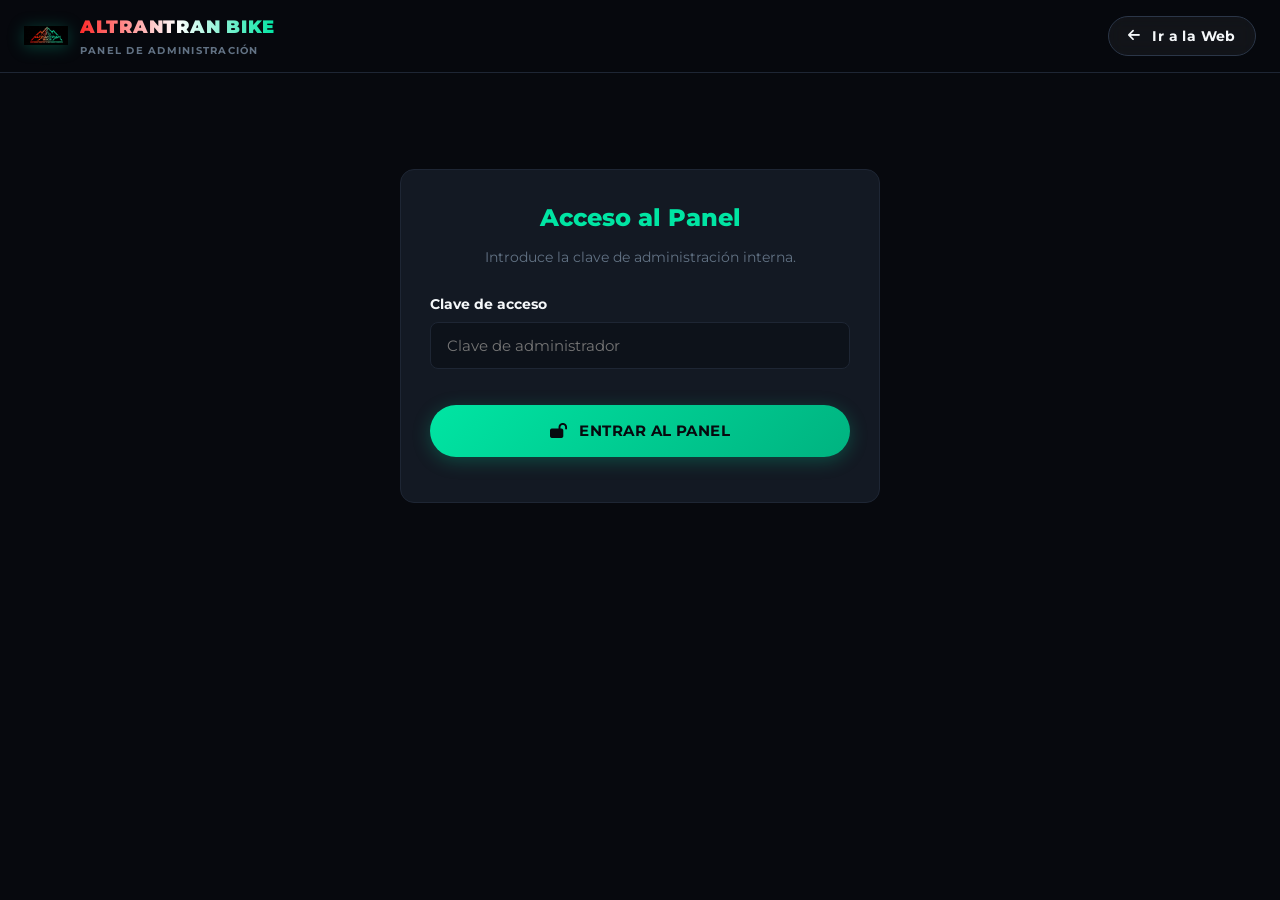
<file: public/admin.html>
<!DOCTYPE html>
<html lang="es">
<head>
  <meta charset="UTF-8">
  <meta name="viewport" content="width=device-width, initial-scale=1">
  <meta name="robots" content="noindex, nofollow">
  <title>Panel de Gestión · Altrantran Bike</title>
  <link rel="icon" type="image/png" href="assets/favicon.png">
  <link rel="preconnect" href="https://fonts.googleapis.com">
  <link rel="preconnect" href="https://fonts.gstatic.com" crossorigin>
  <link href="https://fonts.googleapis.com/css2?family=Montserrat:wght@400;500;600;700;800;900&display=swap" rel="stylesheet">
  <link rel="stylesheet" href="https://cdnjs.cloudflare.com/ajax/libs/font-awesome/6.4.0/css/all.min.css">
  <link rel="stylesheet" href="css/styles.css">
</head>
<body>
  <header class="site-header">
    <div class="header-container">
      <a class="brand" href="index.html">
        <img class="brand-icon" src="assets/logo-icon.png" alt="" width="44" height="44">
        <div class="brand-title">
          <span class="brand-name">ALTRANTRAN BIKE</span>
          <span class="brand-sub">Panel de Administración</span>
        </div>
      </a>
      <a class="btn btn-secondary" href="index.html" style="padding: 0.5rem 1.2rem; font-size: 0.85rem;">
        <i class="fa-solid fa-arrow-left"></i>
        <span>Ir a la Web</span>
      </a>
    </div>
  </header>

  <main class="admin-wrap">
    <div id="login-container">
      <form id="login" class="admin-card form-card" style="max-width: 480px; margin: 3rem auto 0;">
        <h2 style="font-size: 1.5rem; font-weight: 800; margin-bottom: 0.5rem; text-align: center;">Acceso al Panel</h2>
        <p style="color: var(--text-muted); font-size: 0.88rem; text-align: center; margin-bottom: 1.5rem;">Introduce la clave de administración interna.</p>
        
        <div class="form-group">
          <label class="form-label" for="tk">Clave de acceso</label>
          <input id="tk" class="form-input" type="password" autocomplete="current-password" required placeholder="Clave de administrador">
        </div>

        <button class="btn btn-primary" type="submit" style="width: 100%; margin-top: 1rem;">
          <i class="fa-solid fa-lock-open"></i>
          <span>ENTRAR AL PANEL</span>
        </button>

        <p id="lerr" style="color: var(--red); font-size: 0.88rem; margin-top: 1rem; text-align: center; font-weight: 600;"></p>
      </form>
    </div>

    <div id="app" hidden>
      <div class="admin-header">
        <div>
          <h1>Panel de Control</h1>
          <p style="color: var(--text-muted); font-size: 0.88rem;">Gestión de rutas, fotos comunitarias y solicitudes de WhatsApp</p>
        </div>
        <button class="mini-btn red" id="salir">
          <i class="fa-solid fa-right-from-bracket"></i> Cerrar sesión
        </button>
      </div>

      <section class="admin-card">
        <h2><i class="fa-solid fa-route"></i> Publicar Nueva Ruta</h2>
        <form id="nr">
          <div style="display: grid; grid-template-columns: 1fr; gap: 1rem;">
            <div>
              <label class="form-label" for="r-t">Título de la ruta *</label>
              <input id="r-t" class="form-input" name="titulo" required maxlength="120" placeholder="Ej: Sendas del Jarama y Vía Verde">
            </div>
            <div style="display: grid; grid-template-columns: repeat(auto-fit, minmax(220px, 1fr)); gap: 1rem;">
              <div>
                <label class="form-label" for="r-f">Fecha y hora de salida *</label>
                <input id="r-f" class="form-input" name="fecha" type="datetime-local" required>
              </div>
              <div>
                <label class="form-label" for="r-l">Lugar de encuentro *</label>
                <input id="r-l" class="form-input" name="lugar" required maxlength="120" placeholder="Ej: Polideportivo San Fernando">
              </div>
              <div>
                <label class="form-label" for="r-n">Nivel de dificultad</label>
                <select id="r-n" class="form-input" name="nivel">
                  <option>Todos los niveles</option>
                  <option>Iniciación</option>
                  <option>Medio</option>
                  <option>Avanzado</option>
                </select>
              </div>
            </div>
            <div>
              <label class="form-label" for="r-u">Enlace de la ruta en Atlas Bike (opcional, debe empezar por https://)</label>
              <input id="r-u" class="form-input" name="url" type="url" maxlength="300" placeholder="https://app.atlasbike.es/...">
            </div>
          </div>
          <button class="btn btn-primary" type="submit" style="margin-top: 1.25rem;">
            <i class="fa-solid fa-plus"></i>
            <span>PUBLICAR RUTA</span>
          </button>
          <p id="rmsg" style="margin-top: 0.8rem; font-weight: 600; color: var(--mint);"></p>
        </form>
      </section>

      <section class="admin-card">
        <h2><i class="fa-solid fa-calendar-days"></i> Rutas Publicadas</h2>
        <div id="rutas" style="display: flex; flex-direction: column; gap: 0.8rem;"></div>
      </section>

      <section class="admin-card">
        <h2><i class="fa-solid fa-camera"></i> Subir Foto a la Galería</h2>
        <form id="fm">
          <div style="display: grid; grid-template-columns: 1fr; gap: 1rem;">
            <div>
              <label class="form-label" for="f-img">Selecciona fotografía (JPG, PNG o WebP) *</label>
              <input id="f-img" class="form-input" type="file" accept="image/jpeg,image/png,image/webp" required>
            </div>
            <div style="display: grid; grid-template-columns: 1fr 1fr; gap: 1rem;">
              <div>
                <label class="form-label" for="f-pie">Pie de foto</label>
                <input id="f-pie" class="form-input" maxlength="140" placeholder="Ej: Salida por los Cerros de Alcalá">
              </div>
              <div>
                <label class="form-label" for="f-alt">Texto accesible (descripción para invidentes)</label>
                <input id="f-alt" class="form-input" maxlength="200" placeholder="Ej: Grupo de ciclistas sonriendo junto al río">
              </div>
            </div>
            <div>
              <label class="form-label" for="f-nota">Anotación de autorización (control interno RGPD, opcional)</label>
              <input id="f-nota" class="form-input" maxlength="200" placeholder="Ej: Autorizado por los asistentes el 15/10">
            </div>
            <label class="form-checkbox-label">
              <input id="f-ok" type="checkbox" required>
              <span>Confirmo que las personas reconocibles que aparecen en la foto han autorizado expresamente su publicación en la web. *</span>
            </label>
          </div>
          <button class="btn btn-primary" type="submit" style="margin-top: 0.5rem;">
            <i class="fa-solid fa-cloud-arrow-up"></i>
            <span>SUBIR FOTO A GALERÍA</span>
          </button>
          <p id="fmsg" style="margin-top: 0.8rem; font-weight: 600; color: var(--mint);"></p>
        </form>
      </section>

      <section class="admin-card">
        <h2><i class="fa-solid fa-images"></i> Fotos en Base de Datos</h2>
        <div id="fotos" style="display: grid; grid-template-columns: repeat(auto-fill, minmax(180px, 1fr)); gap: 1rem;"></div>
      </section>

      <section class="admin-card">
        <h2><i class="fa-brands fa-whatsapp"></i> Solicitudes de Invitación a WhatsApp</h2>
        <div id="invs" style="display: flex; flex-direction: column; gap: 1rem;"></div>
      </section>
    </div>
  </main>

  <dialog id="dlg" style="background: var(--bg-card); color: var(--text-primary); border: 1px solid var(--line-light); border-radius: var(--radius-md); padding: 2rem; margin: auto; max-width: 440px; box-shadow: var(--shadow-lg);">
    <p id="dlg-t" style="font-weight: 700; font-size: 1.05rem; margin-bottom: 1.5rem;"></p>
    <div style="display: flex; justify-content: flex-end; gap: 0.75rem;">
      <button class="mini-btn" id="dlg-no">Cancelar</button>
      <button class="mini-btn red" id="dlg-si">Confirmar borrado</button>
    </div>
  </dialog>

  <script>
    const $ = s => document.querySelector(s);

    function confirmar(txt) {
      return new Promise(res => {
        const d = $('#dlg');
        $('#dlg-t').textContent = txt;
        const fin = v => { d.close(); res(v); };
        $('#dlg-si').onclick = () => fin(true);
        $('#dlg-no').onclick = () => fin(false);
        d.oncancel = () => res(false);
        d.showModal();
      });
    }

    let T = sessionStorage.getItem('t') || '';

    const h = (tag, txt, cls) => {
      const e = document.createElement(tag);
      if (txt != null) e.textContent = txt;
      if (cls) e.className = cls;
      return e;
    };

    async function api(p, o = {}) {
      const r = await fetch('/api/admin/' + p, {
        ...o,
        headers: {
          authorization: 'Bearer ' + T,
          'content-type': 'application/json'
        }
      });
      if (r.status === 401) {
        sessionStorage.removeItem('t');
        T = '';
        vista();
        throw new Error('401');
      }
      return r.json();
    }

    function vista() {
      $('#login-container').hidden = !!T;
      $('#app').hidden = !T;
      if (T) cargar();
    }

    function btn(txt, fn, cls) {
      const b = h('button', txt, 'mini-btn ' + (cls || ''));
      b.onclick = fn;
      return b;
    }

    async function cargar() {
      const [rs, is, fs] = await Promise.all([api('rutas'), api('invitaciones'), api('fotos')]);

      const R = $('#rutas');
      R.replaceChildren();
      rs.forEach(r => {
        const c = h('div', null, 'admin-card');
        c.style.padding = '1rem 1.25rem';
        c.style.display = 'flex';
        c.style.justifyContent = 'space-between';
        c.style.alignItems = 'center';
        c.style.flexWrap = 'wrap';
        c.style.gap = '0.5rem';

        const t = h('span', `${r.titulo} · ${r.fecha.replace('T', ' ')} · ${r.lugar} (${r.nivel})`);
        t.style.fontSize = '0.9rem';
        t.style.fontWeight = '600';

        c.append(t, btn('Borrar', async () => {
          if (await confirmar('¿Borrar esta ruta convocada?')) {
            await api('rutas/' + r.id, { method: 'DELETE' });
            cargar();
          }
        }, 'red'));
        R.append(c);
      });
      if (!rs.length) R.append(h('p', 'Sin rutas todavía publicadas en base de datos.'));

      const F = $('#fotos');
      F.replaceChildren();
      fs.forEach(f => {
        const c = h('div', null, 'admin-card');
        c.style.padding = '0.75rem';
        c.style.textAlign = 'center';

        const im = h('img');
        im.src = '/api/foto/' + f.id;
        im.alt = f.alt || f.pie || '';
        im.style.width = '100%';
        im.style.height = '120px';
        im.style.objectFit = 'cover';
        im.style.borderRadius = '6px';
        im.style.marginBottom = '0.5rem';

        const pie = h('small', f.pie || 'Sin pie de foto');
        pie.style.display = 'block';
        pie.style.marginBottom = '0.5rem';
        pie.style.color = 'var(--text-muted)';

        c.append(im, pie, btn('Borrar', async () => {
          if (await confirmar('¿Borrar la foto permanentemente de la base de datos?')) {
            await api('fotos/' + f.id, { method: 'DELETE' });
            cargar();
          }
        }, 'red'));
        F.append(c);
      });
      if (!fs.length) F.append(h('p', 'Aún no se han subido fotos a la base de datos.'));

      const I = $('#invs');
      I.replaceChildren();
      is.forEach(i => {
        const c = h('div', null, 'admin-card');
        c.style.padding = '1.25rem';

        const top = h('div', null, 'row');
        top.style.display = 'flex';
        top.style.justifyContent = 'space-between';
        top.style.alignItems = 'center';
        top.style.marginBottom = '0.5rem';

        const strong = h('strong', i.nombre);
        strong.style.fontSize = '1.05rem';
        const tag = h('span', i.estado, 'tag ' + i.estado);
        top.append(strong, tag);

        const contacto = h('p', 'Contacto: ' + i.contacto);
        contacto.style.color = 'var(--mint)';
        contacto.style.fontWeight = '600';
        contacto.style.fontSize = '0.9rem';

        const msg = i.mensaje ? h('p', 'Mensaje: ' + i.mensaje) : h('span', '');
        msg.style.fontSize = '0.85rem';
        msg.style.color = 'var(--text-secondary)';
        msg.style.margin = '0.4rem 0';

        const time = h('small', 'Recibida: ' + i.creada + ' UTC');
        time.style.color = 'var(--text-muted)';
        time.style.display = 'block';

        const acc = h('div', null, 'row');
        acc.style.display = 'flex';
        acc.style.gap = '0.5rem';
        acc.style.marginTop = '0.85rem';
        acc.style.flexWrap = 'wrap';

        ['atendida', 'descartada', 'pendiente'].filter(e => e !== i.estado).forEach(e => {
          acc.append(btn('Marcar ' + e, async () => {
            await api('invitaciones/' + i.id, { method: 'PATCH', body: JSON.stringify({ estado: e }) });
            cargar();
          }));
        });

        acc.append(btn('Borrar', async () => {
          if (await confirmar('¿Borrar la solicitud y sus datos de contacto?')) {
            await api('invitaciones/' + i.id, { method: 'DELETE' });
            cargar();
          }
        }, 'red'));

        c.append(top, contacto, msg, time, acc);
        I.append(c);
      });
      if (!is.length) I.append(h('p', 'No hay solicitudes de invitación recibidas.'));
    }

    $('#login').onsubmit = async e => {
      e.preventDefault();
      T = $('#tk').value;
      sessionStorage.setItem('t', T);
      $('#lerr').textContent = '';
      try {
        await api('rutas');
        vista();
      } catch {
        $('#lerr').textContent = 'Clave de acceso incorrecta.';
      }
    };

    $('#salir').onclick = () => {
      sessionStorage.removeItem('t');
      T = '';
      $('#tk').value = '';
      vista();
    };

    $('#nr').onsubmit = async e => {
      e.preventDefault();
      const d = Object.fromEntries(new FormData(e.target));
      const m = $('#rmsg');
      m.textContent = 'Guardando...';
      try {
        const r = await api('rutas', { method: 'POST', body: JSON.stringify(d) });
        m.textContent = r.ok ? 'Ruta publicada correctamente.' : (r.error || 'Error al publicar');
        if (r.ok) {
          e.target.reset();
          cargar();
        }
      } catch (err) {
        m.textContent = 'Error al conectar con la API.';
      }
    };

    async function preparar(file) {
      const bmp = await createImageBitmap(file, { imageOrientation: 'from-image' });
      const k = Math.min(1, 1200 / Math.max(bmp.width, bmp.height));
      const c = document.createElement('canvas');
      c.width = Math.round(bmp.width * k);
      c.height = Math.round(bmp.height * k);
      c.getContext('2d').drawImage(bmp, 0, 0, c.width, c.height);

      for (let q = 0.82; q >= 0.4; q -= 0.1) {
        const b64 = c.toDataURL('image/jpeg', q).split(',')[1];
        if (b64.length <= 850000) return b64;
      }
      throw new Error('La foto es demasiado pesada incluso tras comprimirla.');
    }

    $('#fm').onsubmit = async e => {
      e.preventDefault();
      const m = $('#fmsg');
      const b = e.target.querySelector('button[type="submit"]');
      b.disabled = true;
      m.textContent = 'Optimizando y subiendo...';
      try {
        const datos = await preparar($('#f-img').files[0]);
        const r = await api('fotos', {
          method: 'POST',
          body: JSON.stringify({
            datos,
            mime: 'image/jpeg',
            pie: $('#f-pie').value,
            alt: $('#f-alt').value,
            nota: $('#f-nota').value,
            consentimiento: $('#f-ok').checked
          })
        });
        m.textContent = r.ok ? 'Foto subida con éxito.' : (r.error || 'Error');
        if (r.ok) {
          e.target.reset();
          cargar();
        }
      } catch (err) {
        m.textContent = err.message === '401' ? '' : (err.message || 'No se pudo subir la foto.');
      }
      b.disabled = false;
    };

    vista();
  </script>
</body>
</html>
</file>
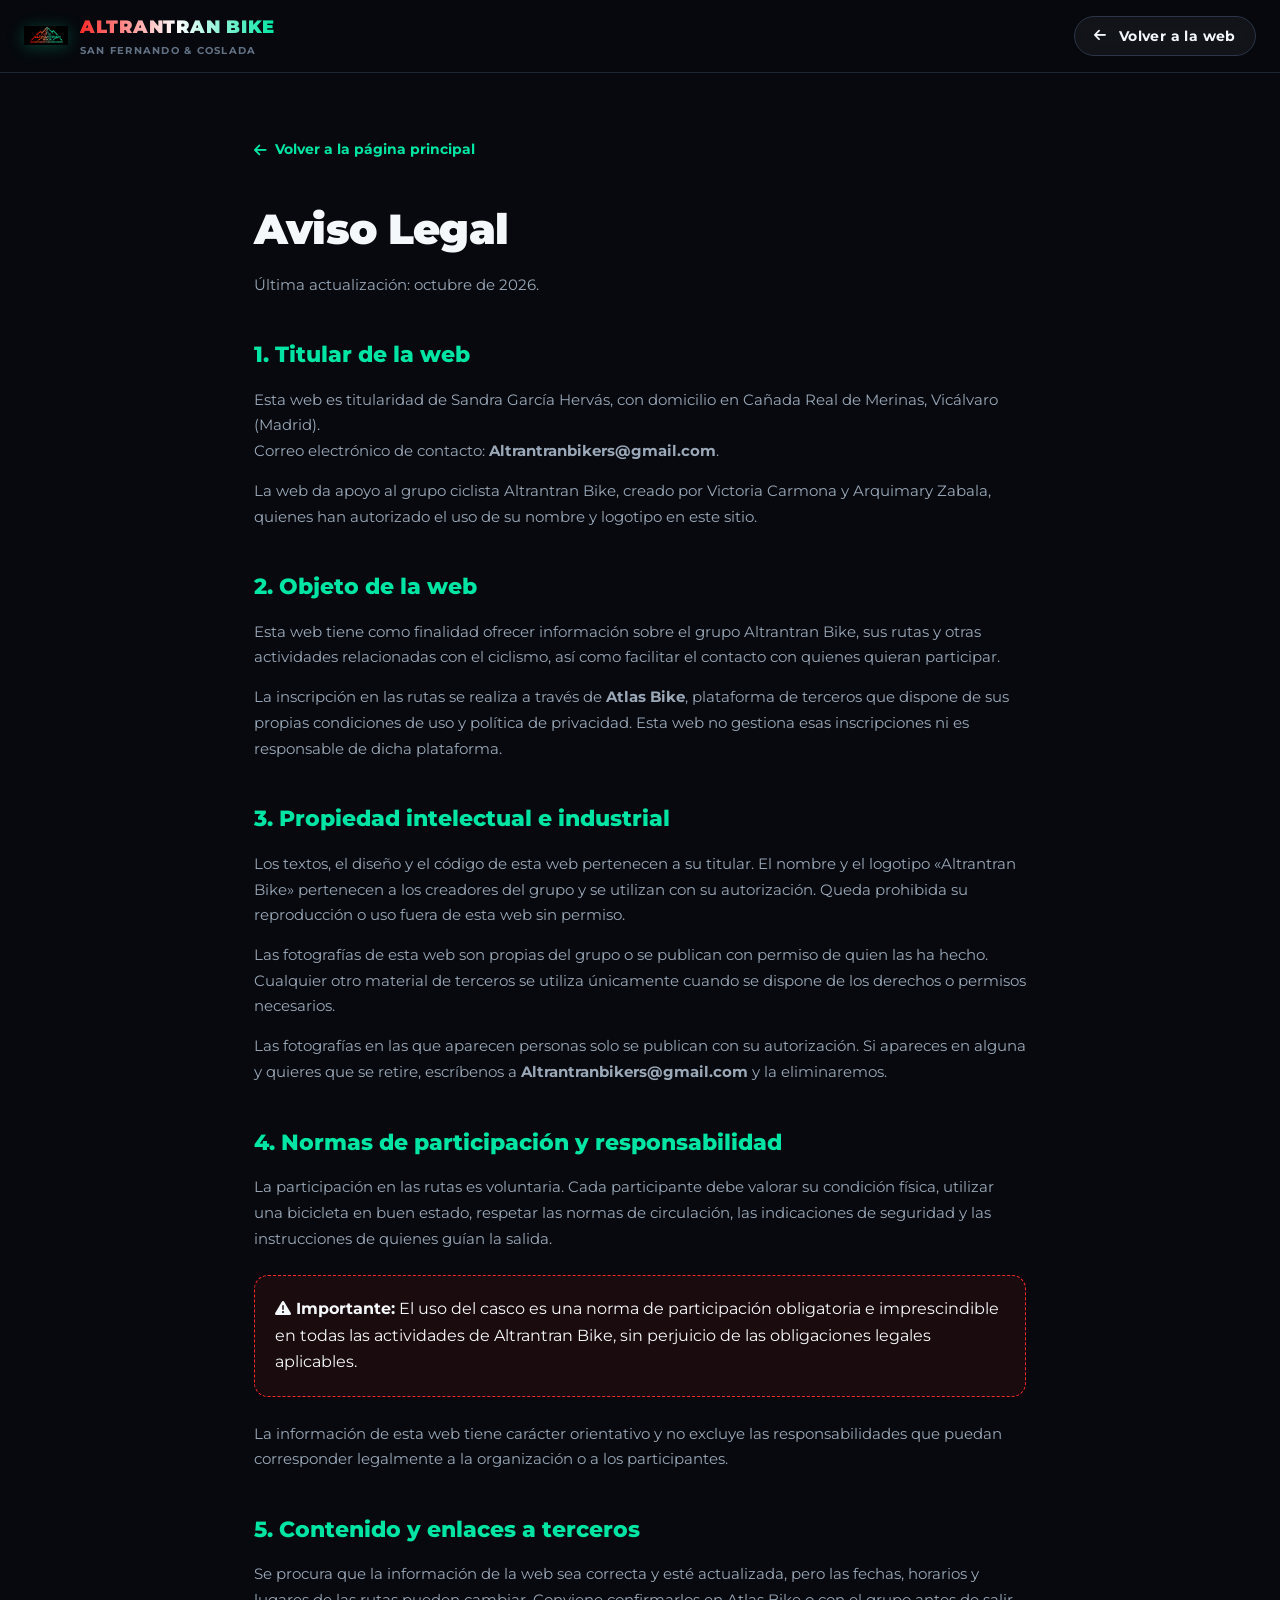
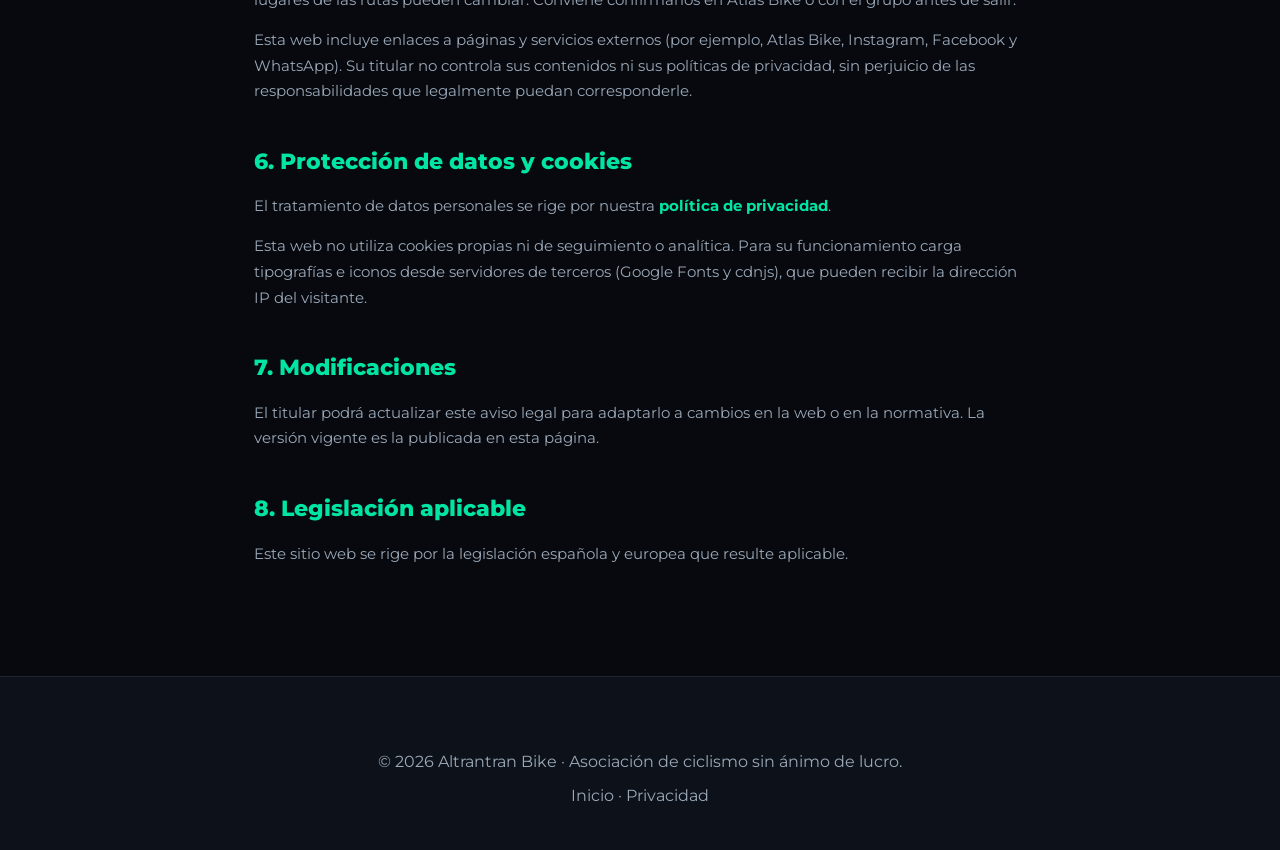
<file: public/aviso-legal.html>
<!DOCTYPE html>
<html lang="es">
<head>
  <meta charset="UTF-8">
  <meta name="viewport" content="width=device-width, initial-scale=1">
  <title>Aviso Legal · Altrantran Bike</title>
  <meta name="robots" content="noindex, follow">
  <link rel="icon" type="image/png" href="assets/favicon.png">
  <link rel="preconnect" href="https://fonts.googleapis.com">
  <link rel="preconnect" href="https://fonts.gstatic.com" crossorigin>
  <link href="https://fonts.googleapis.com/css2?family=Montserrat:wght@400;500;600;700;800;900&display=swap" rel="stylesheet">
  <link rel="stylesheet" href="https://cdnjs.cloudflare.com/ajax/libs/font-awesome/6.4.0/css/all.min.css">
  <link rel="stylesheet" href="css/styles.css">
</head>
<body>
  <header class="site-header">
    <div class="header-container">
      <a class="brand" href="index.html" aria-label="Altrantran Bike - Inicio">
        <img class="brand-icon" src="assets/logo-icon.png" alt="" width="44" height="44">
        <div class="brand-title">
          <span class="brand-name">ALTRANTRAN BIKE</span>
          <span class="brand-sub">San Fernando & Coslada</span>
        </div>
      </a>
      <a class="btn btn-secondary" href="index.html" style="padding: 0.5rem 1.2rem; font-size: 0.85rem;">
        <i class="fa-solid fa-arrow-left"></i>
        <span>Volver a la web</span>
      </a>
    </div>
  </header>

  <main class="legal-page-wrapper">
    <div class="legal-back-nav">
      <a href="index.html"><i class="fa-solid fa-arrow-left"></i> Volver a la página principal</a>
    </div>

    <h1>Aviso Legal</h1>
    <p class="legal-update-date">Última actualización: octubre de 2026.</p>

    <h2>1. Titular de la web</h2>
    <p>
      Esta web es titularidad de Sandra García Hervás, con domicilio en Cañada Real de Merinas, Vicálvaro (Madrid).<br>
      Correo electrónico de contacto: <strong>Altrantranbikers@gmail.com</strong>.
    </p>
    <p>
      La web da apoyo al grupo ciclista Altrantran Bike, creado por Victoria Carmona y Arquimary Zabala, quienes han autorizado el uso de su nombre y logotipo en este sitio.
    </p>

    <h2>2. Objeto de la web</h2>
    <p>
      Esta web tiene como finalidad ofrecer información sobre el grupo Altrantran Bike, sus rutas y otras actividades relacionadas con el ciclismo, así como facilitar el contacto con quienes quieran participar.
    </p>
    <p>
      La inscripción en las rutas se realiza a través de <strong>Atlas Bike</strong>, plataforma de terceros que dispone de sus propias condiciones de uso y política de privacidad. Esta web no gestiona esas inscripciones ni es responsable de dicha plataforma.
    </p>

    <h2>3. Propiedad intelectual e industrial</h2>
    <p>
      Los textos, el diseño y el código de esta web pertenecen a su titular. El nombre y el logotipo «Altrantran Bike» pertenecen a los creadores del grupo y se utilizan con su autorización. Queda prohibida su reproducción o uso fuera de esta web sin permiso.
    </p>
    <p>
      Las fotografías de esta web son propias del grupo o se publican con permiso de quien las ha hecho. Cualquier otro material de terceros se utiliza únicamente cuando se dispone de los derechos o permisos necesarios.
    </p>
    <p>
      Las fotografías en las que aparecen personas solo se publican con su autorización. Si apareces en alguna y quieres que se retire, escríbenos a <strong>Altrantranbikers@gmail.com</strong> y la eliminaremos.
    </p>

    <h2>4. Normas de participación y responsabilidad</h2>
    <p>
      La participación en las rutas es voluntaria. Cada participante debe valorar su condición física, utilizar una bicicleta en buen estado, respetar las normas de circulación, las indicaciones de seguridad y las instrucciones de quienes guían la salida.
    </p>
    <div class="legal-alert-box">
      <strong><i class="fa-solid fa-triangle-exclamation"></i> Importante:</strong> El uso del casco es una norma de participación obligatoria e imprescindible en todas las actividades de Altrantran Bike, sin perjuicio de las obligaciones legales aplicables.
    </div>
    <p>
      La información de esta web tiene carácter orientativo y no excluye las responsabilidades que puedan corresponder legalmente a la organización o a los participantes.
    </p>

    <h2>5. Contenido y enlaces a terceros</h2>
    <p>
      Se procura que la información de la web sea correcta y esté actualizada, pero las fechas, horarios y lugares de las rutas pueden cambiar. Conviene confirmarlos en Atlas Bike o con el grupo antes de salir.
    </p>
    <p>
      Esta web incluye enlaces a páginas y servicios externos (por ejemplo, Atlas Bike, Instagram, Facebook y WhatsApp). Su titular no controla sus contenidos ni sus políticas de privacidad, sin perjuicio de las responsabilidades que legalmente puedan corresponderle.
    </p>

    <h2>6. Protección de datos y cookies</h2>
    <p>
      El tratamiento de datos personales se rige por nuestra <a href="privacidad.html" style="color: var(--mint); font-weight: 700;">política de privacidad</a>.
    </p>
    <p>
      Esta web no utiliza cookies propias ni de seguimiento o analítica. Para su funcionamiento carga tipografías e iconos desde servidores de terceros (Google Fonts y cdnjs), que pueden recibir la dirección IP del visitante.
    </p>

    <h2>7. Modificaciones</h2>
    <p>
      El titular podrá actualizar este aviso legal para adaptarlo a cambios en la web o en la normativa. La versión vigente es la publicada en esta página.
    </p>

    <h2>8. Legislación aplicable</h2>
    <p>
      Este sitio web se rige por la legislación española y europea que resulte aplicable.
    </p>
  </main>

  <footer class="site-footer">
    <div class="footer-container" style="text-align: center;">
      <p>&copy; 2026 Altrantran Bike · Asociación de ciclismo sin ánimo de lucro.</p>
      <p style="margin-top: 0.5rem;"><a href="index.html">Inicio</a> · <a href="privacidad.html">Privacidad</a></p>
    </div>
  </footer>
</body>
</html>
</file>
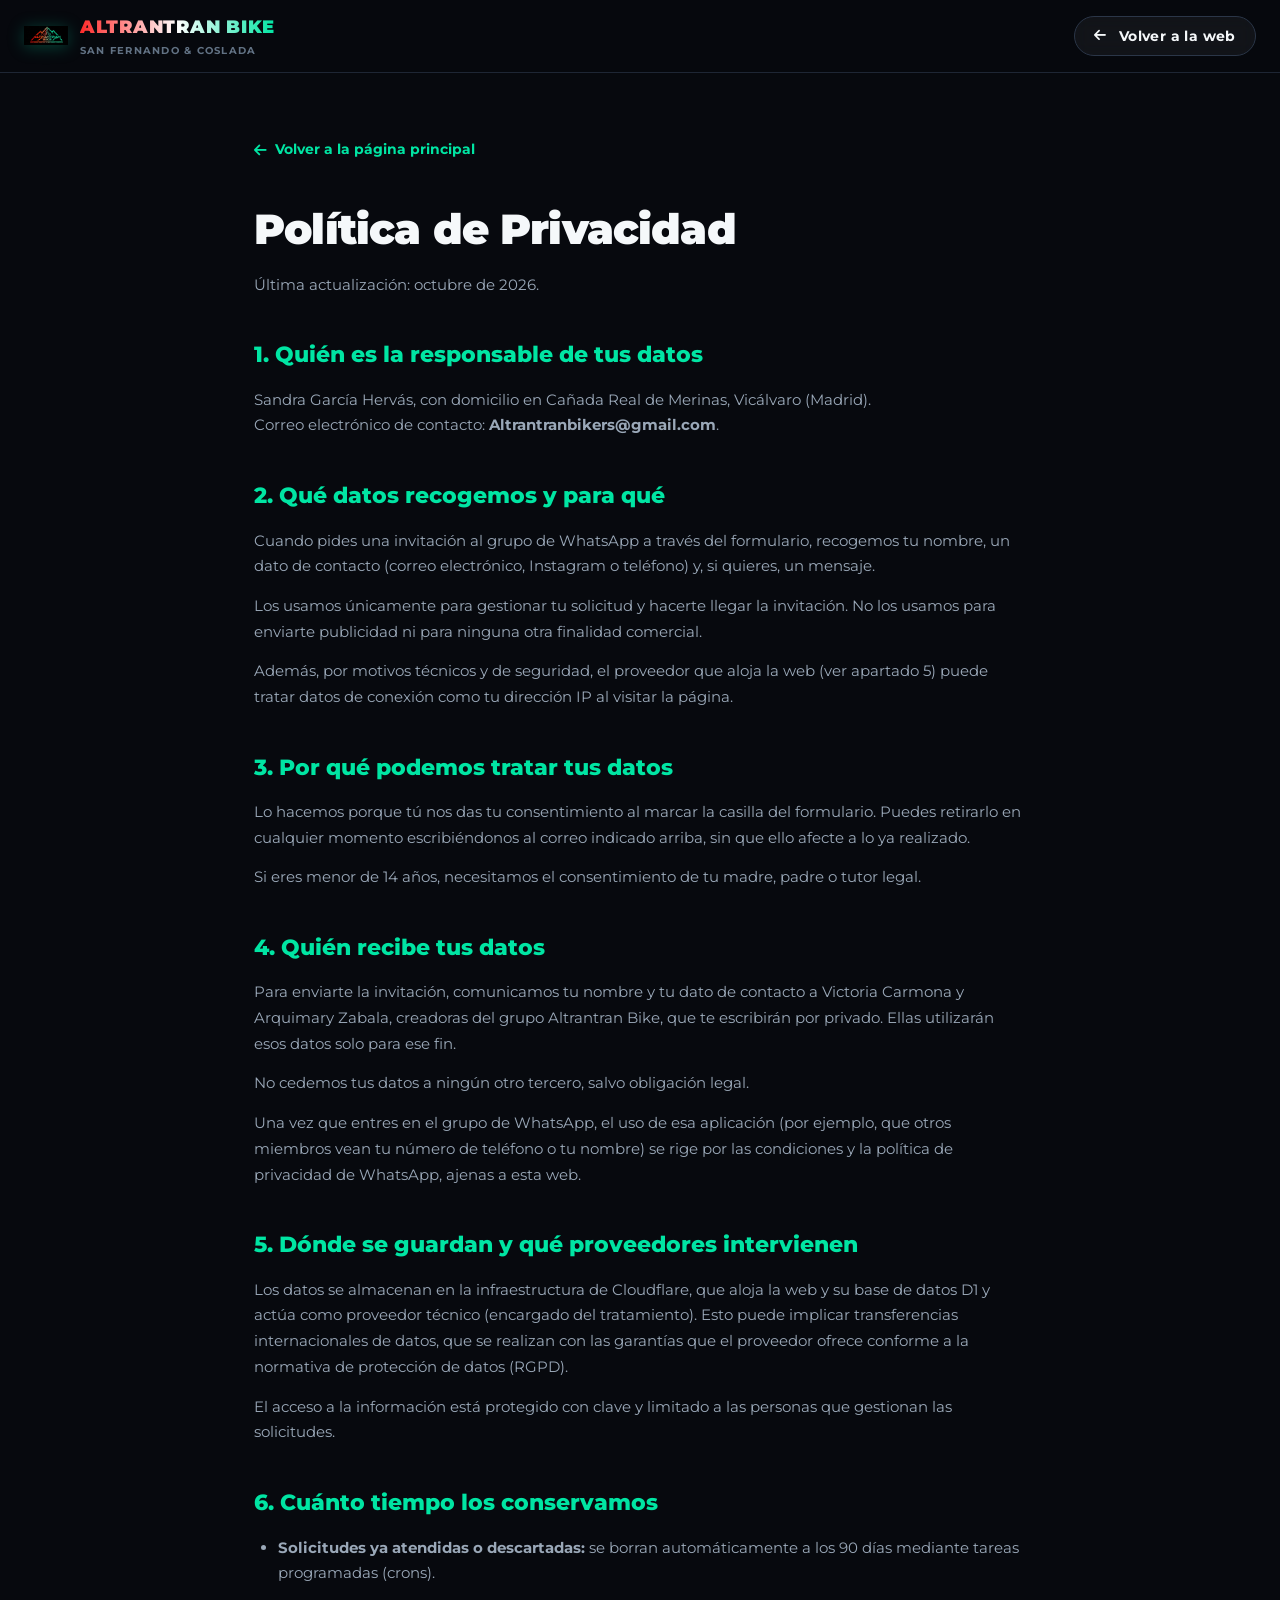
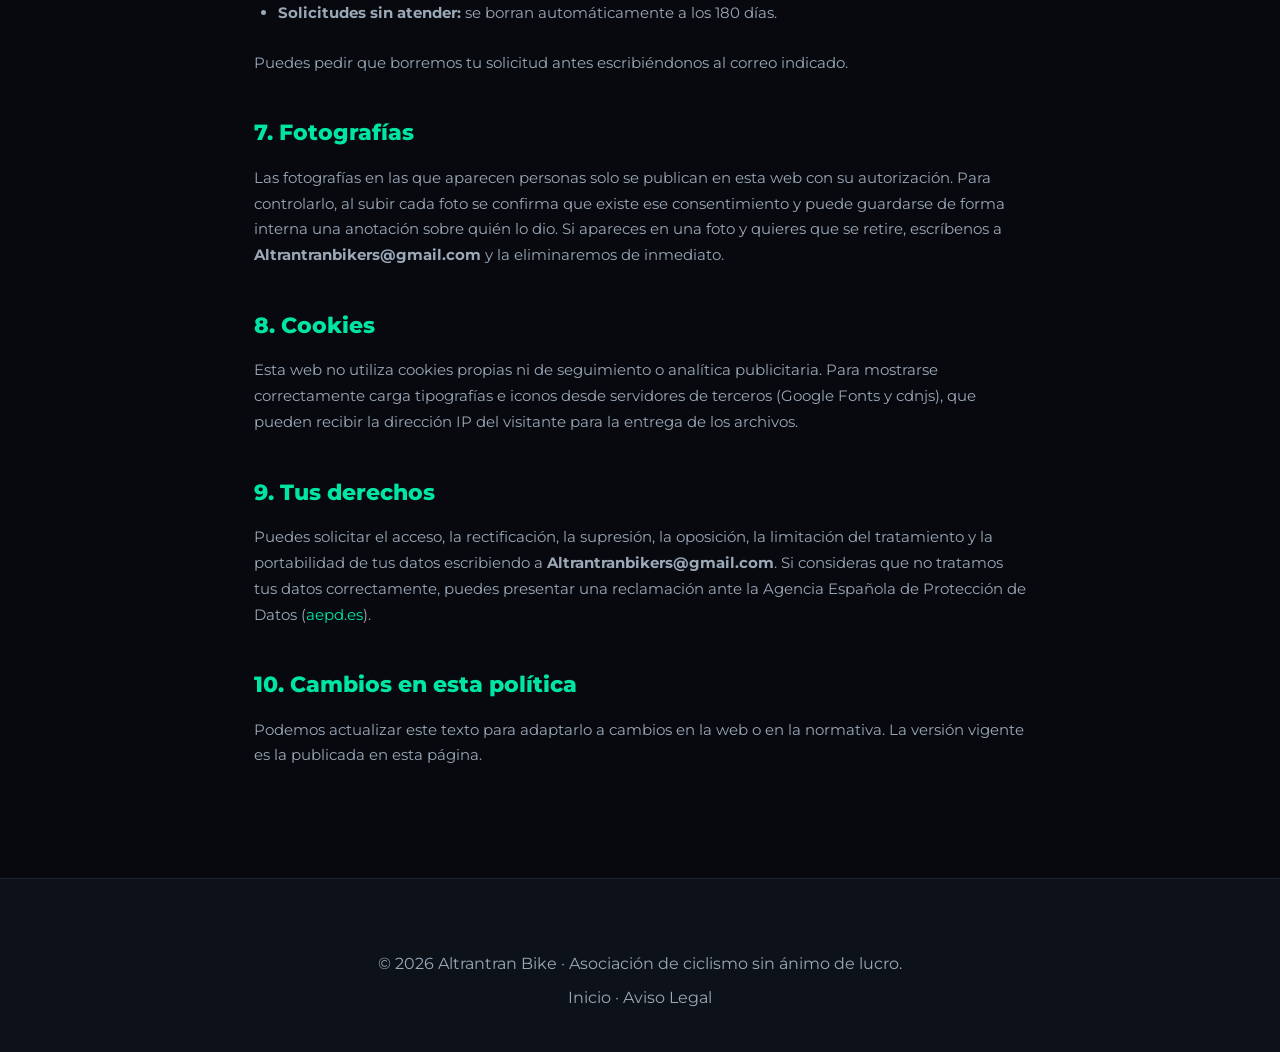
<file: public/privacidad.html>
<!DOCTYPE html>
<html lang="es">
<head>
  <meta charset="UTF-8">
  <meta name="viewport" content="width=device-width, initial-scale=1">
  <title>Política de Privacidad · Altrantran Bike</title>
  <meta name="robots" content="noindex, follow">
  <link rel="icon" type="image/png" href="assets/favicon.png">
  <link rel="preconnect" href="https://fonts.googleapis.com">
  <link rel="preconnect" href="https://fonts.gstatic.com" crossorigin>
  <link href="https://fonts.googleapis.com/css2?family=Montserrat:wght@400;500;600;700;800;900&display=swap" rel="stylesheet">
  <link rel="stylesheet" href="https://cdnjs.cloudflare.com/ajax/libs/font-awesome/6.4.0/css/all.min.css">
  <link rel="stylesheet" href="css/styles.css">
</head>
<body>
  <header class="site-header">
    <div class="header-container">
      <a class="brand" href="index.html" aria-label="Altrantran Bike - Inicio">
        <img class="brand-icon" src="assets/logo-icon.png" alt="" width="44" height="44">
        <div class="brand-title">
          <span class="brand-name">ALTRANTRAN BIKE</span>
          <span class="brand-sub">San Fernando & Coslada</span>
        </div>
      </a>
      <a class="btn btn-secondary" href="index.html" style="padding: 0.5rem 1.2rem; font-size: 0.85rem;">
        <i class="fa-solid fa-arrow-left"></i>
        <span>Volver a la web</span>
      </a>
    </div>
  </header>

  <main class="legal-page-wrapper">
    <div class="legal-back-nav">
      <a href="index.html"><i class="fa-solid fa-arrow-left"></i> Volver a la página principal</a>
    </div>

    <h1>Política de Privacidad</h1>
    <p class="legal-update-date">Última actualización: octubre de 2026.</p>

    <h2>1. Quién es la responsable de tus datos</h2>
    <p>
      Sandra García Hervás, con domicilio en Cañada Real de Merinas, Vicálvaro (Madrid).<br>
      Correo electrónico de contacto: <strong>Altrantranbikers@gmail.com</strong>.
    </p>

    <h2>2. Qué datos recogemos y para qué</h2>
    <p>
      Cuando pides una invitación al grupo de WhatsApp a través del formulario, recogemos tu nombre, un dato de contacto (correo electrónico, Instagram o teléfono) y, si quieres, un mensaje.
    </p>
    <p>
      Los usamos únicamente para gestionar tu solicitud y hacerte llegar la invitación. No los usamos para enviarte publicidad ni para ninguna otra finalidad comercial.
    </p>
    <p>
      Además, por motivos técnicos y de seguridad, el proveedor que aloja la web (ver apartado 5) puede tratar datos de conexión como tu dirección IP al visitar la página.
    </p>

    <h2>3. Por qué podemos tratar tus datos</h2>
    <p>
      Lo hacemos porque tú nos das tu consentimiento al marcar la casilla del formulario. Puedes retirarlo en cualquier momento escribiéndonos al correo indicado arriba, sin que ello afecte a lo ya realizado.
    </p>
    <p>
      Si eres menor de 14 años, necesitamos el consentimiento de tu madre, padre o tutor legal.
    </p>

    <h2>4. Quién recibe tus datos</h2>
    <p>
      Para enviarte la invitación, comunicamos tu nombre y tu dato de contacto a Victoria Carmona y Arquimary Zabala, creadoras del grupo Altrantran Bike, que te escribirán por privado. Ellas utilizarán esos datos solo para ese fin.
    </p>
    <p>
      No cedemos tus datos a ningún otro tercero, salvo obligación legal.
    </p>
    <p>
      Una vez que entres en el grupo de WhatsApp, el uso de esa aplicación (por ejemplo, que otros miembros vean tu número de teléfono o tu nombre) se rige por las condiciones y la política de privacidad de WhatsApp, ajenas a esta web.
    </p>

    <h2>5. Dónde se guardan y qué proveedores intervienen</h2>
    <p>
      Los datos se almacenan en la infraestructura de Cloudflare, que aloja la web y su base de datos D1 y actúa como proveedor técnico (encargado del tratamiento). Esto puede implicar transferencias internacionales de datos, que se realizan con las garantías que el proveedor ofrece conforme a la normativa de protección de datos (RGPD).
    </p>
    <p>
      El acceso a la información está protegido con clave y limitado a las personas que gestionan las solicitudes.
    </p>

    <h2>6. Cuánto tiempo los conservamos</h2>
    <ul>
      <li><strong>Solicitudes ya atendidas o descartadas:</strong> se borran automáticamente a los 90 días mediante tareas programadas (crons).</li>
      <li><strong>Solicitudes sin atender:</strong> se borran automáticamente a los 180 días.</li>
    </ul>
    <p>
      Puedes pedir que borremos tu solicitud antes escribiéndonos al correo indicado.
    </p>

    <h2>7. Fotografías</h2>
    <p>
      Las fotografías en las que aparecen personas solo se publican en esta web con su autorización. Para controlarlo, al subir cada foto se confirma que existe ese consentimiento y puede guardarse de forma interna una anotación sobre quién lo dio. Si apareces en una foto y quieres que se retire, escríbenos a <strong>Altrantranbikers@gmail.com</strong> y la eliminaremos de inmediato.
    </p>

    <h2>8. Cookies</h2>
    <p>
      Esta web no utiliza cookies propias ni de seguimiento o analítica publicitaria. Para mostrarse correctamente carga tipografías e iconos desde servidores de terceros (Google Fonts y cdnjs), que pueden recibir la dirección IP del visitante para la entrega de los archivos.
    </p>

    <h2>9. Tus derechos</h2>
    <p>
      Puedes solicitar el acceso, la rectificación, la supresión, la oposición, la limitación del tratamiento y la portabilidad de tus datos escribiendo a <strong>Altrantranbikers@gmail.com</strong>. Si consideras que no tratamos tus datos correctamente, puedes presentar una reclamación ante la Agencia Española de Protección de Datos (<a href="https://www.aepd.es" target="_blank" rel="noopener" style="color: var(--mint);">aepd.es</a>).
    </p>

    <h2>10. Cambios en esta política</h2>
    <p>
      Podemos actualizar este texto para adaptarlo a cambios en la web o en la normativa. La versión vigente es la publicada en esta página.
    </p>
  </main>

  <footer class="site-footer">
    <div class="footer-container" style="text-align: center;">
      <p>&copy; 2026 Altrantran Bike · Asociación de ciclismo sin ánimo de lucro.</p>
      <p style="margin-top: 0.5rem;"><a href="index.html">Inicio</a> · <a href="aviso-legal.html">Aviso Legal</a></p>
    </div>
  </footer>
</body>
</html>
</file>
<file: public/css/styles.css>
/* ==========================================================================
   ALTRANTRAN BIKE — DESIGN SYSTEM & STYLESHEET
   Aesthetic: Premium Sports MTB / Deep Carbon / Electric Mint & Sports Red
   ========================================================================== */

:root {
  /* Colors */
  --bg-primary: #07090e;
  --bg-surface: #0d121a;
  --bg-card: #131923;
  --bg-card-hover: #1a2230;
  --bg-card-active: #202b3c;
  
  --line: #1e2634;
  --line-light: #2b3648;
  --line-focus: #00e5a3;

  --red: #ff2a2a;
  --red-hover: #e01514;
  --red-glow: rgba(255, 42, 42, 0.35);

  --mint: #00e5a3;
  --mint-hover: #00c78e;
  --mint-glow: rgba(0, 229, 163, 0.35);

  --text-primary: #f5f8fa;
  --text-secondary: #9aa8b8;
  --text-muted: #627284;
  --text-inverse: #07090e;

  /* Typography */
  --font-main: 'Montserrat', system-ui, -apple-system, BlinkMacSystemFont, 'Segoe UI', Roboto, sans-serif;
  --font-display: 'Montserrat', sans-serif;
  --font-marker: 'Permanent Marker', cursive;

  /* Elevation & Radius */
  --radius-sm: 8px;
  --radius-md: 14px;
  --radius-lg: 22px;
  --radius-full: 9999px;

  --shadow-sm: 0 2px 8px rgba(0, 0, 0, 0.3);
  --shadow-md: 0 8px 24px rgba(0, 0, 0, 0.45);
  --shadow-lg: 0 16px 40px rgba(0, 0, 0, 0.6);
  --shadow-glow-mint: 0 0 25px var(--mint-glow);
  --shadow-glow-red: 0 0 25px var(--red-glow);

  --transition-fast: 0.18s cubic-bezier(0.16, 1, 0.3, 1);
  --transition-normal: 0.3s cubic-bezier(0.16, 1, 0.3, 1);
  --transition-slow: 0.6s cubic-bezier(0.16, 1, 0.3, 1);
}

/* Base Reset */
*, *::before, *::after {
  box-sizing: border-box;
  margin: 0;
  padding: 0;
}

html {
  scroll-behavior: smooth;
  scroll-padding-top: 86px;
  background-color: var(--bg-primary);
  color: var(--text-primary);
}

body {
  font-family: var(--font-main);
  background-color: var(--bg-primary);
  color: var(--text-primary);
  line-height: 1.65;
  overflow-x: hidden;
  -webkit-font-smoothing: antialiased;
  -moz-osx-font-smoothing: grayscale;
}

img, svg {
  display: block;
  max-width: 100%;
}

a {
  color: inherit;
  text-decoration: none;
}

button {
  font: inherit;
  border: none;
  background: none;
  cursor: pointer;
}

/* Accessibility */
.skip-link {
  position: absolute;
  top: -100px;
  left: 1.5rem;
  background: var(--mint);
  color: var(--text-inverse);
  padding: 0.8rem 1.4rem;
  font-weight: 700;
  border-radius: var(--radius-sm);
  z-index: 9999;
  transition: top var(--transition-fast);
}

.skip-link:focus {
  top: 1.5rem;
}

:focus-visible {
  outline: 3px solid var(--mint);
  outline-offset: 3px;
}

@media (prefers-reduced-motion: reduce) {
  html {
    scroll-behavior: auto;
  }
  *, *::before, *::after {
    animation-duration: 0.01ms !important;
    animation-iteration-count: 1 !important;
    transition-duration: 0.01ms !important;
    scroll-behavior: auto !important;
  }
}

/* Background Atmospheric Overlay */
.bg-ambient-grid {
  position: fixed;
  inset: 0;
  pointer-events: none;
  z-index: -1;
  background-image: 
    radial-gradient(circle at 15% 25%, rgba(0, 229, 163, 0.05) 0%, transparent 45%),
    radial-gradient(circle at 85% 75%, rgba(255, 42, 42, 0.05) 0%, transparent 45%),
    linear-gradient(to right, rgba(255, 255, 255, 0.012) 1px, transparent 1px),
    linear-gradient(to bottom, rgba(255, 255, 255, 0.012) 1px, transparent 1px);
  background-size: 100% 100%, 100% 100%, 50px 50px, 50px 50px;
}

/* ==========================================================================
   NAVIGATION & HEADER
   ========================================================================== */
.site-header {
  position: sticky;
  top: 0;
  z-index: 1000;
  background: rgba(7, 9, 14, 0.82);
  backdrop-filter: blur(14px);
  -webkit-backdrop-filter: blur(14px);
  border-bottom: 1px solid var(--line);
  transition: background var(--transition-normal), border-color var(--transition-normal), padding var(--transition-normal);
}

.site-header.scrolled {
  background: rgba(7, 9, 14, 0.95);
  border-bottom-color: var(--line-light);
  box-shadow: 0 4px 20px rgba(0, 0, 0, 0.4);
}

.header-container {
  max-width: 1280px;
  margin: 0 auto;
  padding: 0.75rem 1.5rem;
  display: flex;
  align-items: center;
  justify-content: space-between;
}

.brand {
  display: flex;
  align-items: center;
  gap: 0.75rem;
}

.brand-icon {
  width: 44px;
  height: 44px;
  object-fit: contain;
  filter: drop-shadow(0 2px 8px rgba(0, 229, 163, 0.25));
  transition: transform var(--transition-fast);
}

.brand:hover .brand-icon {
  transform: scale(1.06);
}

.brand-title {
  display: flex;
  flex-direction: column;
}

.brand-name {
  font-family: var(--font-display);
  font-weight: 900;
  font-size: 1.15rem;
  letter-spacing: 0.04em;
  background: linear-gradient(90deg, #ff2a2a, #ffffff 50%, #00e5a3);
  -webkit-background-clip: text;
  -webkit-text-fill-color: transparent;
}

.brand-sub {
  font-size: 0.65rem;
  font-weight: 700;
  color: var(--text-muted);
  letter-spacing: 0.12em;
  text-transform: uppercase;
}

.nav-desktop {
  display: none;
}

@media (min-width: 992px) {
  .nav-desktop {
    display: flex;
    align-items: center;
    gap: 1.8rem;
  }
}

.nav-links {
  list-style: none;
  display: flex;
  align-items: center;
  gap: 1.4rem;
}

.nav-links a {
  font-size: 0.9rem;
  font-weight: 600;
  color: var(--text-secondary);
  padding: 0.4rem 0.2rem;
  position: relative;
  transition: color var(--transition-fast);
}

.nav-links a::after {
  content: '';
  position: absolute;
  bottom: 0;
  left: 0;
  width: 0;
  height: 2px;
  background: linear-gradient(90deg, var(--red), var(--mint));
  transition: width var(--transition-fast);
  border-radius: var(--radius-full);
}

.nav-links a:hover,
.nav-links a.active {
  color: var(--text-primary);
}

.nav-links a:hover::after,
.nav-links a.active::after {
  width: 100%;
}

.nav-cta-btn {
  display: inline-flex;
  align-items: center;
  gap: 0.5rem;
  background: linear-gradient(135deg, var(--mint), #00b884);
  color: var(--text-inverse);
  padding: 0.55rem 1.25rem;
  border-radius: var(--radius-full);
  font-size: 0.85rem;
  font-weight: 700;
  letter-spacing: 0.03em;
  transition: transform var(--transition-fast), box-shadow var(--transition-fast);
}

.nav-cta-btn:hover {
  transform: translateY(-2px);
  box-shadow: 0 4px 15px rgba(0, 229, 163, 0.4);
}

.menu-toggle {
  display: flex;
  align-items: center;
  justify-content: center;
  width: 44px;
  height: 44px;
  border-radius: var(--radius-sm);
  background: var(--bg-surface);
  border: 1px solid var(--line);
  color: var(--text-primary);
  font-size: 1.25rem;
  transition: background var(--transition-fast), border-color var(--transition-fast);
}

@media (min-width: 992px) {
  .menu-toggle {
    display: none;
  }
}

.menu-toggle:hover {
  border-color: var(--mint);
}

/* Mobile Drawer */
.mobile-nav {
  display: none;
  background: var(--bg-surface);
  border-bottom: 1px solid var(--line);
  padding: 1.5rem;
}

.mobile-nav.open {
  display: block;
}

.mobile-nav ul {
  list-style: none;
  display: flex;
  flex-direction: column;
  gap: 0.5rem;
}

.mobile-nav a {
  display: flex;
  align-items: center;
  justify-content: space-between;
  padding: 0.75rem 1rem;
  font-size: 1.05rem;
  font-weight: 600;
  color: var(--text-secondary);
  border-radius: var(--radius-sm);
  border-bottom: 1px solid rgba(255, 255, 255, 0.03);
}

.mobile-nav a:hover,
.mobile-nav a.active {
  color: var(--mint);
  background: rgba(0, 229, 163, 0.06);
}

.mobile-nav .mobile-cta {
  margin-top: 1rem;
  text-align: center;
  background: linear-gradient(135deg, var(--red), var(--mint));
  color: #fff;
  padding: 0.9rem;
  border-radius: var(--radius-full);
  font-weight: 700;
}

/* ==========================================================================
   BUTTONS & BADGES
   ========================================================================== */
.btn {
  display: inline-flex;
  align-items: center;
  justify-content: center;
  gap: 0.75rem;
  padding: 0.85rem 1.8rem;
  border-radius: var(--radius-full);
  font-weight: 700;
  font-size: 0.95rem;
  letter-spacing: 0.03em;
  transition: transform var(--transition-fast), box-shadow var(--transition-fast), background var(--transition-fast), color var(--transition-fast);
  cursor: pointer;
  text-align: center;
}

.btn:hover {
  transform: translateY(-2px);
}

.btn-primary {
  background: linear-gradient(135deg, var(--mint), #00b380);
  color: #07090e;
  box-shadow: 0 4px 18px rgba(0, 229, 163, 0.25);
}

.btn-primary:hover {
  box-shadow: 0 6px 24px rgba(0, 229, 163, 0.45);
}

.btn-secondary {
  background: rgba(255, 255, 255, 0.05);
  border: 1px solid var(--line-light);
  color: var(--text-primary);
  backdrop-filter: blur(8px);
}

.btn-secondary:hover {
  background: rgba(255, 255, 255, 0.1);
  border-color: var(--text-secondary);
}

.btn-red {
  background: linear-gradient(135deg, var(--red), #cc1818);
  color: #ffffff;
  box-shadow: 0 4px 18px rgba(255, 42, 42, 0.25);
}

.btn-red:hover {
  box-shadow: 0 6px 24px rgba(255, 42, 42, 0.45);
}

.btn-atlas {
  background: #17202c;
  border: 2px solid var(--mint);
  color: var(--mint);
}

.btn-atlas:hover {
  background: var(--mint);
  color: #07090e;
  box-shadow: 0 4px 20px rgba(0, 229, 163, 0.35);
}

.btn-wa {
  background: #25d366;
  color: #ffffff;
}

.btn-wa:hover {
  background: #20bd5a;
  box-shadow: 0 4px 20px rgba(37, 211, 102, 0.35);
}

.badge {
  display: inline-flex;
  align-items: center;
  gap: 0.4rem;
  padding: 0.35rem 0.85rem;
  border-radius: var(--radius-full);
  font-size: 0.75rem;
  font-weight: 700;
  text-transform: uppercase;
  letter-spacing: 0.06em;
}

.badge-mint {
  background: rgba(0, 229, 163, 0.12);
  color: var(--mint);
  border: 1px solid rgba(0, 229, 163, 0.3);
}

.badge-red {
  background: rgba(255, 42, 42, 0.12);
  color: var(--red);
  border: 1px solid rgba(255, 42, 42, 0.3);
}

.badge-dark {
  background: var(--bg-surface);
  color: var(--text-secondary);
  border: 1px solid var(--line);
}

/* ==========================================================================
   HERO SECTION — CINEMATIC IMPACT
   ========================================================================== */
.hero-section {
  position: relative;
  min-height: calc(100vh - 80px);
  min-height: calc(100svh - 80px);
  display: flex;
  align-items: center;
  justify-content: center;
  padding: 4rem 1.5rem 5rem;
  overflow: hidden;
}

.hero-bg-glow {
  position: absolute;
  top: 15%;
  left: 50%;
  transform: translateX(-50%);
  width: min(750px, 90vw);
  height: min(450px, 60vh);
  background: radial-gradient(ellipse at center, rgba(0, 229, 163, 0.15) 0%, rgba(255, 42, 42, 0.08) 45%, transparent 70%);
  filter: blur(60px);
  pointer-events: none;
  z-index: 0;
}

.hero-topo-lines {
  position: absolute;
  inset: 0;
  background-image: radial-gradient(circle at 50% 50%, rgba(255, 255, 255, 0.03) 1px, transparent 1px);
  background-size: 36px 36px;
  opacity: 0.6;
  pointer-events: none;
}

.hero-content {
  position: relative;
  z-index: 1;
  max-width: 960px;
  margin: 0 auto;
  text-align: center;
  display: flex;
  flex-direction: column;
  align-items: center;
}

.hero-logo-wrapper {
  margin-bottom: 2rem;
  position: relative;
}

.hero-logo-img {
  width: min(460px, 86vw);
  height: auto;
  filter: drop-shadow(0 12px 32px rgba(0, 229, 163, 0.28));
  transition: transform var(--transition-normal);
}

.hero-logo-img:hover {
  transform: scale(1.02);
}

.hero-badge-motto {
  margin-bottom: 1.5rem;
  background: rgba(255, 255, 255, 0.04);
  border: 1px solid var(--line-light);
  padding: 0.45rem 1.25rem;
  border-radius: var(--radius-full);
  display: inline-flex;
  align-items: center;
  gap: 0.65rem;
  font-size: 0.85rem;
  font-weight: 800;
  letter-spacing: 0.1em;
  color: var(--text-primary);
  text-transform: uppercase;
}

.hero-badge-motto .dot {
  width: 8px;
  height: 8px;
  border-radius: 50%;
  background: var(--red);
  box-shadow: 0 0 10px var(--red);
  animation: pulseDot 2s infinite ease-in-out;
}

@keyframes pulseDot {
  0%, 100% { opacity: 1; transform: scale(1); }
  50% { opacity: 0.5; transform: scale(0.8); }
}

.hero-title {
  font-size: clamp(2rem, 5.5vw, 3.8rem);
  font-weight: 900;
  line-height: 1.12;
  letter-spacing: -0.02em;
  margin-bottom: 1.25rem;
  text-transform: uppercase;
}

.hero-title .gradient-text {
  background: linear-gradient(135deg, #ffffff 10%, var(--mint) 90%);
  -webkit-background-clip: text;
  -webkit-text-fill-color: transparent;
}

.hero-desc {
  max-width: 680px;
  font-size: clamp(1rem, 2vw, 1.2rem);
  color: var(--text-secondary);
  line-height: 1.6;
  margin-bottom: 2.2rem;
}

.hero-actions {
  display: flex;
  flex-wrap: wrap;
  align-items: center;
  justify-content: center;
  gap: 1.2rem;
  margin-bottom: 3.5rem;
}

/* Hero Stats Bar */
.hero-stats {
  display: grid;
  grid-template-columns: repeat(2, 1fr);
  gap: 1.2rem;
  width: 100%;
  max-width: 820px;
  padding: 1.4rem;
  background: rgba(19, 25, 35, 0.7);
  backdrop-filter: blur(12px);
  border: 1px solid var(--line);
  border-radius: var(--radius-lg);
}

@media (min-width: 768px) {
  .hero-stats {
    grid-template-columns: repeat(4, 1fr);
  }
}

.stat-item {
  display: flex;
  flex-direction: column;
  align-items: center;
  text-align: center;
}

.stat-num {
  font-size: 1.4rem;
  font-weight: 900;
  color: var(--text-primary);
  display: flex;
  align-items: center;
  gap: 0.3rem;
}

.stat-num i {
  font-size: 1.1rem;
  color: var(--mint);
}

.stat-num.red i {
  color: var(--red);
}

.stat-label {
  font-size: 0.75rem;
  font-weight: 600;
  color: var(--text-muted);
  text-transform: uppercase;
  letter-spacing: 0.05em;
  margin-top: 0.2rem;
}

/* Scroll Cue */
.scroll-cue {
  margin-top: 2.5rem;
  display: flex;
  flex-direction: column;
  align-items: center;
  gap: 0.5rem;
  color: var(--text-muted);
  font-size: 0.75rem;
  font-weight: 600;
  letter-spacing: 0.1em;
  text-transform: uppercase;
  animation: floatBounce 2.4s infinite ease-in-out;
}

@keyframes floatBounce {
  0%, 100% { transform: translateY(0); }
  50% { transform: translateY(8px); }
}

/* ==========================================================================
   SECTION COMMON WRAPPERS
   ========================================================================== */
.section {
  padding: 5.5rem 1.5rem;
  position: relative;
}

.section-container {
  max-width: 1200px;
  margin: 0 auto;
}

.section-header {
  text-align: center;
  max-width: 760px;
  margin: 0 auto 3.5rem;
}

.section-subtitle {
  display: inline-flex;
  align-items: center;
  gap: 0.5rem;
  font-size: 0.8rem;
  font-weight: 800;
  color: var(--mint);
  text-transform: uppercase;
  letter-spacing: 0.15em;
  margin-bottom: 0.75rem;
}

.section-subtitle.red {
  color: var(--red);
}

.section-title {
  font-size: clamp(1.8rem, 4vw, 2.7rem);
  font-weight: 900;
  letter-spacing: -0.02em;
  line-height: 1.18;
  margin-bottom: 1rem;
  text-transform: uppercase;
}

.section-desc {
  font-size: 1.05rem;
  color: var(--text-secondary);
  line-height: 1.65;
}

/* ==========================================================================
   3D MTB EXPERIENCE SECTION
   ========================================================================== */
.bike-3d-section {
  background: radial-gradient(circle at 50% 50%, #0d121c 0%, var(--bg-primary) 70%);
  border-top: 1px solid var(--line);
  border-bottom: 1px solid var(--line);
  overflow: hidden;
}

.bike-3d-viewport-card {
  position: relative;
  width: 100%;
  height: 520px;
  background: radial-gradient(ellipse at center bottom, rgba(0, 229, 163, 0.08) 0%, rgba(7, 9, 14, 0.95) 75%);
  border: 1px solid var(--line-light);
  border-radius: var(--radius-lg);
  overflow: hidden;
  box-shadow: var(--shadow-lg);
}

@media (max-width: 768px) {
  .bike-3d-viewport-card {
    height: 420px;
  }
}

#bike-3d-canvas-container {
  width: 100%;
  height: 100%;
  display: flex;
  align-items: center;
  justify-content: center;
  position: relative;
}

.canvas-loading-spinner {
  display: flex;
  flex-direction: column;
  align-items: center;
  gap: 1rem;
  color: var(--text-muted);
  font-size: 0.9rem;
  font-weight: 600;
}

.spinner-ring {
  width: 48px;
  height: 48px;
  border: 3px solid var(--line);
  border-top-color: var(--mint);
  border-radius: 50%;
  animation: spin 1s linear infinite;
}

@keyframes spin {
  to { transform: rotate(360deg); }
}

/* Quick Selector Pill Bar for Advice Topics */
.advice-pill-bar {
  display: flex;
  align-items: center;
  gap: 0.6rem;
  overflow-x: auto;
  padding: 0.5rem 0.25rem 1.25rem;
  scrollbar-width: thin;
  scrollbar-color: rgba(0, 229, 163, 0.3) transparent;
  margin-bottom: 0.75rem;
}

.advice-pill-bar::-webkit-scrollbar {
  height: 4px;
}

.advice-pill-bar::-webkit-scrollbar-thumb {
  background: rgba(0, 229, 163, 0.3);
  border-radius: 4px;
}

.advice-pill-btn {
  display: inline-flex;
  align-items: center;
  gap: 0.55rem;
  padding: 0.6rem 1.15rem;
  border-radius: var(--radius-full);
  background: var(--bg-card);
  border: 1px solid var(--line);
  color: var(--text-secondary);
  font-size: 0.82rem;
  font-weight: 600;
  white-space: nowrap;
  cursor: pointer;
  transition: all var(--transition-fast);
}

.advice-pill-btn i {
  color: var(--mint);
  font-size: 0.9rem;
  transition: color var(--transition-fast);
}

.advice-pill-btn:hover {
  border-color: var(--mint);
  color: var(--text-primary);
  background: rgba(0, 229, 163, 0.08);
  transform: translateY(-2px);
}

.advice-pill-btn.active {
  background: linear-gradient(135deg, rgba(0, 229, 163, 0.22), rgba(0, 229, 163, 0.08));
  border-color: var(--mint);
  color: #ffffff;
  box-shadow: 0 0 16px rgba(0, 229, 163, 0.25);
}

.advice-pill-btn.active i {
  color: #ffffff;
}

/* 3D Hotspot pins */
#bike-hotspots {
  position: absolute;
  inset: 0;
  pointer-events: none;
  z-index: 10;
}

.hotspot-pin {
  position: absolute;
  transform: translate(-50%, -50%);
  pointer-events: auto;
  cursor: pointer;
  background: none;
  border: none;
  padding: 0;
  display: flex;
  align-items: center;
  z-index: 15;
}

.pin-dot {
  display: block;
  width: 15px;
  height: 15px;
  border-radius: 50%;
  background: var(--mint);
  border: 2px solid #ffffff;
  box-shadow: 0 0 14px var(--mint);
  transition: transform var(--transition-fast), background-color var(--transition-fast);
}

.pin-pulse {
  position: absolute;
  top: 50%;
  left: 7.5px;
  transform: translate(-50%, -50%);
  width: 32px;
  height: 32px;
  border-radius: 50%;
  border: 2px solid var(--mint);
  animation: hotspotPulse 2.2s infinite ease-out;
  pointer-events: none;
}

@keyframes hotspotPulse {
  0% { transform: translate(-50%, -50%) scale(0.6); opacity: 1; }
  100% { transform: translate(-50%, -50%) scale(1.6); opacity: 0; }
}

.pin-label {
  margin-left: 10px;
  background: rgba(9, 13, 22, 0.92);
  color: #f1f5f9;
  font-size: 0.72rem;
  font-weight: 700;
  padding: 0.28rem 0.65rem;
  border-radius: var(--radius-sm);
  border: 1px solid rgba(0, 229, 163, 0.35);
  white-space: nowrap;
  pointer-events: none;
  box-shadow: 0 4px 14px rgba(0, 0, 0, 0.6);
  letter-spacing: 0.02em;
  transition: all var(--transition-fast);
}

.hotspot-pin:hover .pin-dot,
.hotspot-pin.active .pin-dot {
  background: #ffffff;
  transform: scale(1.35);
  box-shadow: 0 0 20px var(--mint), 0 0 35px var(--mint);
}

.hotspot-pin:hover .pin-label,
.hotspot-pin.active .pin-label {
  background: var(--mint);
  color: #06090e;
  border-color: #ffffff;
  transform: scale(1.05);
}

/* Interaction Hint inside Viewport */
.bike-interaction-hint {
  position: absolute;
  top: 1rem;
  left: 50%;
  transform: translateX(-50%);
  display: inline-flex;
  align-items: center;
  gap: 0.5rem;
  padding: 0.4rem 0.95rem;
  border-radius: var(--radius-full);
  background: rgba(10, 14, 22, 0.8);
  backdrop-filter: blur(8px);
  border: 1px solid rgba(255, 255, 255, 0.08);
  color: var(--text-secondary);
  font-size: 0.72rem;
  pointer-events: none;
  z-index: 12;
  white-space: nowrap;
}

.bike-interaction-hint i {
  color: var(--mint);
  animation: spinSlow 9s linear infinite;
}

@keyframes spinSlow {
  to { transform: rotate(360deg); }
}

/* 3D View Controls Overlay */
.bike-3d-controls-bar {
  position: absolute;
  bottom: 1.25rem;
  left: 50%;
  transform: translateX(-50%);
  display: flex;
  align-items: center;
  gap: 0.5rem;
  background: rgba(13, 18, 26, 0.85);
  backdrop-filter: blur(12px);
  padding: 0.4rem 0.6rem;
  border-radius: var(--radius-full);
  border: 1px solid var(--line);
  z-index: 15;
}

.ctrl-btn {
  padding: 0.45rem 0.9rem;
  border-radius: var(--radius-full);
  font-size: 0.8rem;
  font-weight: 700;
  color: var(--text-secondary);
  transition: background var(--transition-fast), color var(--transition-fast);
  display: flex;
  align-items: center;
  gap: 0.4rem;
}

.ctrl-btn:hover {
  color: var(--text-primary);
  background: rgba(255, 255, 255, 0.08);
}

.ctrl-btn.active {
  color: var(--mint);
  background: rgba(0, 229, 163, 0.14);
}

/* Featured Women's MTB Advice Card */
.bike-advice-card {
  margin-top: 1.75rem;
  background: linear-gradient(135deg, rgba(16, 22, 33, 0.95), rgba(10, 14, 22, 0.98));
  border: 1px solid rgba(0, 229, 163, 0.35);
  border-radius: var(--radius-lg);
  padding: 2rem 2.25rem;
  position: relative;
  box-shadow: 0 10px 40px rgba(0, 0, 0, 0.5), inset 0 1px 0 rgba(255, 255, 255, 0.06);
  transition: all 0.35s ease;
}

.bike-advice-card.highlight {
  border-color: var(--mint);
  box-shadow: 0 0 30px rgba(0, 229, 163, 0.4), inset 0 1px 0 rgba(255, 255, 255, 0.15);
  transform: translateY(-2px);
}

.advice-card-header {
  display: flex;
  flex-wrap: wrap;
  align-items: center;
  justify-content: space-between;
  gap: 1rem;
  margin-bottom: 1.25rem;
  padding-bottom: 1rem;
  border-bottom: 1px solid var(--line);
}

.advice-card-hint {
  display: inline-flex;
  align-items: center;
  gap: 0.45rem;
  font-size: 0.8rem;
  color: var(--text-secondary);
}

.advice-card-hint i {
  color: #ffb800;
}

.advice-card-title {
  font-size: 1.5rem;
  font-weight: 800;
  color: #ffffff;
  letter-spacing: -0.01em;
  margin-bottom: 1rem;
}

.advice-card-quote {
  border-left: 3px solid var(--mint);
  padding: 0.75rem 1.25rem;
  margin: 0 0 1.25rem 0;
  background: rgba(0, 229, 163, 0.06);
  border-radius: 0 var(--radius-sm) var(--radius-sm) 0;
  font-style: italic;
  font-size: 1rem;
  color: #e2e8f0;
  line-height: 1.5;
}

.advice-card-desc {
  font-size: 0.98rem;
  color: #cbd5e1;
  line-height: 1.7;
  margin-bottom: 1.5rem;
}

.advice-card-footer {
  display: flex;
  flex-wrap: wrap;
  align-items: center;
  justify-content: space-between;
  gap: 1.25rem;
  padding-top: 1.25rem;
  border-top: 1px solid var(--line);
}

.advice-card-tip {
  display: inline-flex;
  align-items: flex-start;
  gap: 0.65rem;
  font-size: 0.88rem;
  color: var(--mint);
  background: rgba(0, 229, 163, 0.08);
  border: 1px dashed rgba(0, 229, 163, 0.4);
  padding: 0.7rem 1.1rem;
  border-radius: var(--radius-sm);
  max-width: 680px;
}

.advice-card-tip i {
  font-size: 1rem;
  margin-top: 2px;
  flex-shrink: 0;
}

.advice-cta-btn {
  white-space: nowrap;
}

/* 4 Pillars for Women in MTB */
.women-mtb-pillars {
  display: grid;
  grid-template-columns: 1fr;
  gap: 1.25rem;
  margin-top: 2rem;
}

@media (min-width: 640px) {
  .women-mtb-pillars {
    grid-template-columns: repeat(2, 1fr);
  }
}

@media (min-width: 1024px) {
  .women-mtb-pillars {
    grid-template-columns: repeat(4, 1fr);
  }
}

.pillar-mini-card {
  background: var(--bg-card);
  border: 1px solid var(--line);
  border-radius: var(--radius-md);
  padding: 1.4rem;
  transition: transform var(--transition-fast), border-color var(--transition-fast);
}

.pillar-mini-card:hover {
  transform: translateY(-3px);
  border-color: rgba(0, 229, 163, 0.4);
}

.pillar-icon-box {
  width: 44px;
  height: 44px;
  border-radius: var(--radius-sm);
  background: rgba(0, 229, 163, 0.12);
  color: var(--mint);
  display: flex;
  align-items: center;
  justify-content: center;
  font-size: 1.25rem;
  margin-bottom: 0.85rem;
}

.pillar-mini-card:nth-child(2) .pillar-icon-box {
  background: rgba(255, 42, 42, 0.12);
  color: var(--red);
}

.pillar-mini-card h4 {
  font-size: 1rem;
  font-weight: 700;
  color: #ffffff;
  margin-bottom: 0.4rem;
}

.pillar-mini-card p {
  font-size: 0.84rem;
  color: var(--text-secondary);
  line-height: 1.5;
}

/* ==========================================================================
   QUIÉNES SOMOS & MOTTO MONUMENT
   ========================================================================== */
.about-grid {
  display: grid;
  grid-template-columns: 1fr;
  gap: 2rem;
}

@media (min-width: 900px) {
  .about-grid {
    grid-template-columns: repeat(2, 1fr);
  }
}

.about-card {
  background: var(--bg-card);
  border: 1px solid var(--line);
  border-radius: var(--radius-lg);
  padding: 2.2rem;
  display: flex;
  flex-direction: column;
  gap: 1rem;
  transition: transform var(--transition-fast), border-color var(--transition-fast);
}

.about-card:hover {
  transform: translateY(-3px);
  border-color: var(--line-light);
}

.about-card-badge {
  align-self: flex-start;
}

.about-card h3 {
  font-size: 1.45rem;
  font-weight: 800;
  line-height: 1.25;
}

.about-card p {
  color: var(--text-secondary);
  font-size: 0.95rem;
  line-height: 1.65;
}

/* Monumental Motto Centerpiece */
.motto-monument {
  margin: 3.5rem 0;
  background: linear-gradient(135deg, rgba(255, 42, 42, 0.08) 0%, rgba(13, 18, 26, 0.95) 50%, rgba(0, 229, 163, 0.08) 100%);
  border: 1px solid var(--line-light);
  border-radius: var(--radius-lg);
  padding: 3.5rem 2rem;
  text-align: center;
  position: relative;
  overflow: hidden;
  box-shadow: var(--shadow-lg);
}

.motto-monument::before {
  content: '';
  position: absolute;
  top: 0;
  left: 0;
  right: 0;
  height: 3px;
  background: linear-gradient(90deg, var(--red), #ffffff 50%, var(--mint));
}

.motto-chain-icon {
  font-size: 2.4rem;
  color: var(--mint);
  margin-bottom: 1.25rem;
  display: inline-block;
}

.motto-title {
  font-family: var(--font-display);
  font-size: clamp(1.8rem, 4.5vw, 3.2rem);
  font-weight: 900;
  letter-spacing: 0.03em;
  text-transform: uppercase;
  margin-bottom: 1rem;
  background: linear-gradient(90deg, #ff2a2a, #ffffff 50%, #00e5a3);
  -webkit-background-clip: text;
  -webkit-text-fill-color: transparent;
}

.motto-desc {
  max-width: 680px;
  margin: 0 auto;
  font-size: 1.05rem;
  color: var(--text-secondary);
}

/* Founders Spotlight */
.founders-wrapper {
  margin-top: 3.5rem;
}

.founders-header {
  text-align: center;
  margin-bottom: 2rem;
}

.founders-header h3 {
  font-size: 1.5rem;
  font-weight: 800;
  text-transform: uppercase;
  letter-spacing: -0.01em;
}

.founders-grid {
  display: grid;
  grid-template-columns: 1fr;
  gap: 1.8rem;
}

@media (min-width: 768px) {
  .founders-grid {
    grid-template-columns: repeat(2, 1fr);
  }
}

.founder-card {
  background: var(--bg-card);
  border: 1px solid var(--line);
  border-radius: var(--radius-md);
  padding: 2rem;
  display: flex;
  gap: 1.5rem;
  align-items: center;
}

.founder-avatar {
  width: 76px;
  height: 76px;
  border-radius: 50%;
  background: linear-gradient(135deg, var(--red), var(--mint));
  display: flex;
  align-items: center;
  justify-content: center;
  font-size: 1.8rem;
  color: #fff;
  flex-shrink: 0;
  box-shadow: var(--shadow-sm);
}

.founder-info h4 {
  font-size: 1.2rem;
  font-weight: 800;
  margin-bottom: 0.2rem;
}

.founder-role {
  font-size: 0.8rem;
  font-weight: 700;
  color: var(--mint);
  text-transform: uppercase;
  letter-spacing: 0.08em;
  margin-bottom: 0.5rem;
}

.founder-desc {
  font-size: 0.85rem;
  color: var(--text-secondary);
  line-height: 1.45;
}

/* ==========================================================================
   TU PRIMERA SALIDA (WELCOME SECTION)
   ========================================================================== */
.welcome-grid {
  display: grid;
  grid-template-columns: 1fr;
  gap: 1.5rem;
}

@media (min-width: 768px) {
  .welcome-grid {
    grid-template-columns: repeat(3, 1fr);
  }
}

.welcome-card {
  background: var(--bg-card);
  border: 1px solid var(--line);
  border-radius: var(--radius-md);
  padding: 1.8rem;
  display: flex;
  flex-direction: column;
  transition: transform var(--transition-fast), border-color var(--transition-fast);
}

.welcome-card:hover {
  transform: translateY(-3px);
  border-color: var(--line-light);
}

.welcome-icon-box {
  width: 52px;
  height: 52px;
  border-radius: var(--radius-sm);
  background: rgba(0, 229, 163, 0.1);
  color: var(--mint);
  display: flex;
  align-items: center;
  justify-content: center;
  font-size: 1.5rem;
  margin-bottom: 1.25rem;
}

.welcome-card.red .welcome-icon-box {
  background: rgba(255, 42, 42, 0.1);
  color: var(--red);
}

.welcome-card h3 {
  font-size: 1.15rem;
  font-weight: 800;
  margin-bottom: 0.6rem;
}

.welcome-card p {
  font-size: 0.9rem;
  color: var(--text-secondary);
  line-height: 1.55;
}

.welcome-cta-box {
  margin-top: 3rem;
  text-align: center;
  display: flex;
  flex-wrap: wrap;
  gap: 1rem;
  justify-content: center;
}

/* ==========================================================================
   PRÓXIMAS RUTAS & ATLAS BIKE INTEGRATION
   ========================================================================== */
.rutas-grid {
  display: grid;
  grid-template-columns: 1fr;
  gap: 1.5rem;
  list-style: none;
}

@media (min-width: 680px) {
  .rutas-grid {
    grid-template-columns: repeat(2, 1fr);
  }
}

@media (min-width: 1024px) {
  .rutas-grid {
    grid-template-columns: repeat(3, 1fr);
  }
}

.ruta-card {
  background: var(--bg-card);
  border: 1px solid var(--line);
  border-radius: var(--radius-md);
  padding: 1.8rem;
  display: flex;
  flex-direction: column;
  justify-content: space-between;
  transition: transform var(--transition-fast), border-color var(--transition-fast), box-shadow var(--transition-fast);
}

.ruta-card:hover {
  transform: translateY(-4px);
  border-color: var(--line-light);
  box-shadow: var(--shadow-md);
}

.ruta-card-header {
  display: flex;
  justify-content: space-between;
  align-items: flex-start;
  gap: 0.75rem;
  margin-bottom: 1rem;
}

.ruta-date-pill {
  background: var(--bg-surface);
  border: 1px solid var(--line);
  border-radius: var(--radius-sm);
  padding: 0.4rem 0.7rem;
  display: flex;
  flex-direction: column;
  align-items: center;
  min-width: 64px;
}

.ruta-day {
  font-size: 1.25rem;
  font-weight: 900;
  color: var(--mint);
  line-height: 1;
}

.ruta-month {
  font-size: 0.65rem;
  font-weight: 700;
  text-transform: uppercase;
  color: var(--text-muted);
}

.ruta-level {
  font-size: 0.75rem;
  font-weight: 700;
  padding: 0.25rem 0.65rem;
  border-radius: var(--radius-full);
  background: rgba(0, 229, 163, 0.1);
  color: var(--mint);
  border: 1px solid rgba(0, 229, 163, 0.25);
}

.ruta-title {
  font-size: 1.2rem;
  font-weight: 800;
  margin-bottom: 0.75rem;
  color: var(--text-primary);
}

.ruta-meta {
  display: flex;
  flex-direction: column;
  gap: 0.4rem;
  font-size: 0.85rem;
  color: var(--text-secondary);
  margin-bottom: 1.5rem;
}

.ruta-meta-item {
  display: flex;
  align-items: center;
  gap: 0.5rem;
}

.ruta-meta-item i {
  color: var(--red);
  width: 16px;
  text-align: center;
}

.ruta-link-btn {
  display: inline-flex;
  align-items: center;
  justify-content: center;
  gap: 0.5rem;
  width: 100%;
  padding: 0.75rem;
  border-radius: var(--radius-sm);
  background: var(--bg-surface);
  border: 1px solid var(--line);
  color: var(--mint);
  font-size: 0.85rem;
  font-weight: 700;
  transition: background var(--transition-fast), color var(--transition-fast), border-color var(--transition-fast);
}

.ruta-link-btn:hover {
  background: var(--mint);
  color: #07090e;
  border-color: var(--mint);
}

/* Fallback card when no routes returned */
.rutas-empty-box {
  grid-column: 1 / -1;
  background: var(--bg-card);
  border: 1px dashed var(--line-light);
  border-radius: var(--radius-lg);
  padding: 3rem 2rem;
  text-align: center;
}

.rutas-empty-icon {
  font-size: 2.8rem;
  color: var(--mint);
  margin-bottom: 1rem;
}

.rutas-empty-title {
  font-size: 1.35rem;
  font-weight: 800;
  margin-bottom: 0.5rem;
}

.rutas-empty-desc {
  color: var(--text-secondary);
  max-width: 600px;
  margin: 0 auto 1.5rem;
  font-size: 0.95rem;
}

.rutas-atlas-cta {
  margin-top: 3.5rem;
  text-align: center;
}

/* ==========================================================================
   CÓMO APUNTARSE (ATLAS BIKE 4 STEPS)
   ========================================================================== */
.steps-track {
  display: grid;
  grid-template-columns: 1fr;
  gap: 1.5rem;
  list-style: none;
  position: relative;
}

@media (min-width: 600px) {
  .steps-track {
    grid-template-columns: repeat(2, 1fr);
  }
}

@media (min-width: 1024px) {
  .steps-track {
    grid-template-columns: repeat(4, 1fr);
  }
}

.step-card {
  background: var(--bg-card);
  border: 1px solid var(--line);
  border-radius: var(--radius-md);
  padding: 2rem 1.5rem;
  display: flex;
  flex-direction: column;
  position: relative;
  transition: transform var(--transition-fast), border-color var(--transition-fast);
}

.step-card:hover {
  transform: translateY(-3px);
  border-color: var(--line-light);
}

.step-num-badge {
  width: 44px;
  height: 44px;
  border-radius: 50%;
  background: linear-gradient(135deg, var(--red), #cc1818);
  color: #fff;
  display: flex;
  align-items: center;
  justify-content: center;
  font-weight: 900;
  font-size: 1.2rem;
  margin-bottom: 1.25rem;
  box-shadow: 0 4px 12px rgba(255, 42, 42, 0.35);
}

.step-card h3 {
  font-size: 1.15rem;
  font-weight: 800;
  margin-bottom: 0.5rem;
}

.step-card p {
  font-size: 0.88rem;
  color: var(--text-secondary);
  line-height: 1.5;
}

.steps-download-box {
  margin-top: 3rem;
  text-align: center;
}

/* ==========================================================================
   MANIFIESTO ALTRANTRAN
   ========================================================================== */
.manifesto-section {
  background: radial-gradient(circle at 50% 50%, #101622 0%, var(--bg-primary) 80%);
  border-top: 1px solid var(--line);
  border-bottom: 1px solid var(--line);
  padding: 6rem 1.5rem;
}

.manifesto-container {
  max-width: 960px;
  margin: 0 auto;
  text-align: center;
}

.manifesto-quote {
  font-family: var(--font-display);
  font-size: clamp(1.8rem, 4.2vw, 3rem);
  font-weight: 900;
  line-height: 1.25;
  text-transform: uppercase;
  margin-bottom: 2rem;
  letter-spacing: -0.01em;
}

.manifesto-quote .highlight-mint {
  color: var(--mint);
  text-shadow: 0 0 24px rgba(0, 229, 163, 0.3);
}

.manifesto-quote .highlight-red {
  color: var(--red);
  text-shadow: 0 0 24px rgba(255, 42, 42, 0.3);
}

.manifesto-pillars {
  display: grid;
  grid-template-columns: 1fr;
  gap: 1.5rem;
  margin-top: 3.5rem;
}

@media (min-width: 768px) {
  .manifesto-pillars {
    grid-template-columns: repeat(3, 1fr);
  }
}

.pillar-item {
  background: rgba(19, 25, 35, 0.6);
  backdrop-filter: blur(8px);
  border: 1px solid var(--line);
  border-radius: var(--radius-md);
  padding: 1.8rem 1.4rem;
  text-align: center;
}

.pillar-icon {
  font-size: 2rem;
  color: var(--mint);
  margin-bottom: 0.75rem;
}

.pillar-item.red .pillar-icon {
  color: var(--red);
}

.pillar-title {
  font-size: 1.1rem;
  font-weight: 800;
  margin-bottom: 0.4rem;
  text-transform: uppercase;
}

.pillar-desc {
  font-size: 0.85rem;
  color: var(--text-secondary);
}

/* ==========================================================================
   PREPARA TU BICI (INTERACTIVE CHECKLIST)
   ========================================================================== */
.checklist-wrapper {
  max-width: 860px;
  margin: 0 auto;
  background: var(--bg-card);
  border: 1px solid var(--line);
  border-radius: var(--radius-lg);
  padding: 2.2rem;
  box-shadow: var(--shadow-md);
}

.checklist-progress-box {
  margin-bottom: 2rem;
}

.checklist-progress-header {
  display: flex;
  justify-content: space-between;
  align-items: center;
  margin-bottom: 0.75rem;
}

.checklist-progress-title {
  font-size: 0.95rem;
  font-weight: 700;
  color: var(--text-primary);
}

.checklist-progress-percent {
  font-size: 0.95rem;
  font-weight: 900;
  color: var(--mint);
}

.progress-track {
  height: 10px;
  background: var(--bg-surface);
  border-radius: var(--radius-full);
  overflow: hidden;
  border: 1px solid var(--line);
}

.progress-bar {
  height: 100%;
  width: 0%;
  background: linear-gradient(90deg, var(--red), var(--mint));
  border-radius: var(--radius-full);
  transition: width 0.3s ease;
}

.checklist-items {
  display: flex;
  flex-direction: column;
  gap: 0.85rem;
}

.check-item {
  display: flex;
  align-items: flex-start;
  gap: 1rem;
  background: var(--bg-surface);
  border: 1px solid var(--line);
  border-radius: var(--radius-sm);
  padding: 1rem 1.25rem;
  cursor: pointer;
  transition: background var(--transition-fast), border-color var(--transition-fast);
  user-select: none;
}

.check-item:hover {
  background: var(--bg-card-hover);
  border-color: var(--line-light);
}

.check-item.completed {
  border-color: rgba(0, 229, 163, 0.4);
  background: rgba(0, 229, 163, 0.04);
}

.custom-checkbox {
  width: 22px;
  height: 22px;
  border-radius: 6px;
  border: 2px solid var(--line-light);
  display: flex;
  align-items: center;
  justify-content: center;
  flex-shrink: 0;
  margin-top: 2px;
  transition: background var(--transition-fast), border-color var(--transition-fast);
}

.check-item.completed .custom-checkbox {
  background: var(--mint);
  border-color: var(--mint);
  color: #07090e;
}

.check-content h4 {
  font-size: 0.95rem;
  font-weight: 700;
  margin-bottom: 0.2rem;
}

.check-item.completed .check-content h4 {
  color: var(--text-primary);
}

.check-content p {
  font-size: 0.82rem;
  color: var(--text-muted);
}

.check-status-badge {
  margin-top: 1.5rem;
  padding: 0.75rem 1rem;
  border-radius: var(--radius-sm);
  text-align: center;
  font-size: 0.88rem;
  font-weight: 700;
  display: none;
}

.check-status-badge.show {
  display: block;
}

.check-status-badge.ready {
  background: rgba(0, 229, 163, 0.15);
  color: var(--mint);
  border: 1px solid rgba(0, 229, 163, 0.35);
}

/* ==========================================================================
   GALERÍA INMERSIVA & LIGHTBOX
   ========================================================================== */
.gallery-grid {
  display: grid;
  grid-template-columns: 1fr;
  gap: 1.25rem;
  list-style: none;
}

@media (min-width: 640px) {
  .gallery-grid {
    grid-template-columns: repeat(2, 1fr);
  }
}

@media (min-width: 1024px) {
  .gallery-grid {
    grid-template-columns: repeat(3, 1fr);
  }
}

.gallery-item {
  position: relative;
  border-radius: var(--radius-md);
  overflow: hidden;
  background: var(--bg-card);
  border: 1px solid var(--line);
  aspect-ratio: 4 / 3;
  cursor: pointer;
  transition: transform var(--transition-fast), border-color var(--transition-fast), box-shadow var(--transition-fast);
}

.gallery-item:hover {
  transform: translateY(-4px) scale(1.01);
  border-color: var(--mint);
  box-shadow: var(--shadow-md);
}

.gallery-img {
  width: 100%;
  height: 100%;
  object-fit: cover;
  transition: transform 0.5s ease;
}

.gallery-item:hover .gallery-img {
  transform: scale(1.06);
}

.gallery-overlay {
  position: absolute;
  inset: 0;
  background: linear-gradient(to top, rgba(7, 9, 14, 0.9) 0%, rgba(7, 9, 14, 0.2) 50%, transparent 100%);
  display: flex;
  flex-direction: column;
  justify-content: flex-end;
  padding: 1.25rem;
  opacity: 0;
  transition: opacity var(--transition-fast);
}

.gallery-item:hover .gallery-overlay,
.gallery-item:focus .gallery-overlay {
  opacity: 1;
}

.gallery-caption {
  font-size: 0.88rem;
  font-weight: 600;
  color: var(--text-primary);
  margin-bottom: 0.25rem;
}

.gallery-zoom-icon {
  align-self: flex-end;
  width: 36px;
  height: 36px;
  border-radius: 50%;
  background: var(--mint);
  color: #07090e;
  display: flex;
  align-items: center;
  justify-content: center;
  font-size: 0.95rem;
  box-shadow: var(--shadow-sm);
}

/* Lightbox Modal */
.lightbox-modal {
  position: fixed;
  inset: 0;
  background: rgba(4, 6, 9, 0.95);
  backdrop-filter: blur(12px);
  z-index: 9999;
  display: none;
  align-items: center;
  justify-content: center;
  padding: 1.5rem;
}

.lightbox-modal.open {
  display: flex;
}

.lightbox-content {
  position: relative;
  max-width: 1000px;
  width: 100%;
  display: flex;
  flex-direction: column;
  align-items: center;
}

.lightbox-img {
  max-height: 75vh;
  max-width: 100%;
  object-fit: contain;
  border-radius: var(--radius-sm);
  box-shadow: var(--shadow-lg);
}

.lightbox-caption {
  margin-top: 1rem;
  color: var(--text-secondary);
  font-size: 0.95rem;
  text-align: center;
}

.lightbox-close-btn {
  position: absolute;
  top: -45px;
  right: 0;
  font-size: 1.8rem;
  color: var(--text-primary);
  transition: color var(--transition-fast);
}

.lightbox-close-btn:hover {
  color: var(--red);
}

.lightbox-nav-btn {
  position: absolute;
  top: 50%;
  transform: translateY(-50%);
  width: 48px;
  height: 48px;
  border-radius: 50%;
  background: rgba(255, 255, 255, 0.1);
  color: var(--text-primary);
  display: flex;
  align-items: center;
  justify-content: center;
  font-size: 1.25rem;
  transition: background var(--transition-fast), color var(--transition-fast);
}

.lightbox-nav-btn:hover {
  background: var(--mint);
  color: #07090e;
}

.lightbox-prev { left: -60px; }
.lightbox-next { right: -60px; }

@media (max-width: 768px) {
  .lightbox-prev { left: 10px; }
  .lightbox-next { right: 10px; }
}

/* ==========================================================================
   PREGUNTAS FRECUENTES (FAQ ACCORDION)
   ========================================================================== */
.faq-accordion {
  max-width: 860px;
  margin: 0 auto;
  display: flex;
  flex-direction: column;
  gap: 1rem;
}

.faq-item {
  background: var(--bg-card);
  border: 1px solid var(--line);
  border-radius: var(--radius-md);
  overflow: hidden;
  transition: border-color var(--transition-fast);
}

.faq-item[open] {
  border-color: var(--line-light);
}

.faq-question {
  padding: 1.25rem 1.5rem;
  font-size: 1.05rem;
  font-weight: 700;
  display: flex;
  justify-content: space-between;
  align-items: center;
  cursor: pointer;
  list-style: none;
}

.faq-question::-webkit-details-marker {
  display: none;
}

.faq-question i {
  color: var(--mint);
  transition: transform var(--transition-fast);
}

.faq-item[open] .faq-question i {
  transform: rotate(180deg);
}

.faq-answer {
  padding: 0 1.5rem 1.5rem;
  color: var(--text-secondary);
  font-size: 0.95rem;
  line-height: 1.6;
}

/* ==========================================================================
   COMUNIDAD & CONTACTO
   ========================================================================== */
.contact-grid {
  display: grid;
  grid-template-columns: 1fr;
  gap: 2rem;
}

@media (min-width: 860px) {
  .contact-grid {
    grid-template-columns: 1fr 1fr;
  }
}

.whatsapp-box {
  background: linear-gradient(135deg, #0e2920 0%, #071512 100%);
  border: 1px solid rgba(37, 211, 102, 0.3);
  border-radius: var(--radius-lg);
  padding: 2.5rem 2rem;
  display: flex;
  flex-direction: column;
  justify-content: space-between;
  text-align: left;
}

.wa-icon {
  font-size: 3rem;
  color: #25d366;
  margin-bottom: 1.25rem;
}

.whatsapp-box h3 {
  font-size: 1.6rem;
  font-weight: 900;
  margin-bottom: 0.75rem;
}

.whatsapp-box p {
  color: var(--text-secondary);
  font-size: 0.95rem;
  line-height: 1.6;
  margin-bottom: 2rem;
}

.social-links-deck {
  display: flex;
  gap: 1rem;
  margin-top: 1.5rem;
}

.social-btn {
  display: inline-flex;
  align-items: center;
  gap: 0.5rem;
  padding: 0.6rem 1.1rem;
  border-radius: var(--radius-full);
  background: rgba(255, 255, 255, 0.05);
  border: 1px solid var(--line);
  color: var(--text-primary);
  font-size: 0.85rem;
  font-weight: 600;
  transition: background var(--transition-fast), border-color var(--transition-fast);
}

.social-btn:hover {
  background: rgba(255, 255, 255, 0.12);
  border-color: var(--mint);
}

/* Form Card */
.form-card {
  background: var(--bg-card);
  border: 1px solid var(--line);
  border-radius: var(--radius-lg);
  padding: 2.5rem 2rem;
}

.form-card h3 {
  font-size: 1.45rem;
  font-weight: 800;
  margin-bottom: 0.5rem;
}

.form-card .form-subtitle {
  color: var(--text-secondary);
  font-size: 0.88rem;
  margin-bottom: 1.5rem;
}

.form-group {
  margin-bottom: 1.25rem;
}

.form-label {
  display: block;
  font-size: 0.85rem;
  font-weight: 700;
  margin-bottom: 0.4rem;
  color: var(--text-primary);
}

.form-input,
.form-textarea {
  width: 100%;
  background: var(--bg-surface);
  border: 1px solid var(--line);
  border-radius: var(--radius-sm);
  padding: 0.8rem 1rem;
  color: var(--text-primary);
  font-family: inherit;
  font-size: 0.95rem;
  transition: border-color var(--transition-fast), box-shadow var(--transition-fast);
}

.form-input:focus,
.form-textarea:focus {
  border-color: var(--mint);
  outline: none;
  box-shadow: 0 0 0 3px rgba(0, 229, 163, 0.18);
}

.form-textarea {
  resize: vertical;
  min-height: 90px;
}

.form-checkbox-label {
  display: flex;
  align-items: flex-start;
  gap: 0.75rem;
  font-size: 0.82rem;
  color: var(--text-secondary);
  line-height: 1.4;
  margin: 1.25rem 0;
  cursor: pointer;
}

.form-checkbox-label input {
  margin-top: 3px;
  accent-color: var(--mint);
}

.form-checkbox-label a {
  color: var(--mint);
  text-decoration: underline;
}

.honeypot-field {
  position: absolute;
  left: -9999px;
  width: 1px;
  height: 1px;
}

.form-status-msg {
  margin-top: 1rem;
  font-size: 0.9rem;
  font-weight: 600;
  padding: 0.75rem 1rem;
  border-radius: var(--radius-sm);
  display: none;
}

.form-status-msg.success {
  display: block;
  background: rgba(0, 229, 163, 0.12);
  color: var(--mint);
  border: 1px solid rgba(0, 229, 163, 0.3);
}

.form-status-msg.error {
  display: block;
  background: rgba(255, 42, 42, 0.12);
  color: var(--red);
  border: 1px solid rgba(255, 42, 42, 0.3);
}

/* Final Punchline CTA Banner */
.final-cta-banner {
  margin-top: 4.5rem;
  background: linear-gradient(135deg, rgba(255, 42, 42, 0.15), rgba(13, 18, 26, 0.95) 50%, rgba(0, 229, 163, 0.15));
  border: 1px solid var(--line-light);
  border-radius: var(--radius-lg);
  padding: 3.5rem 2rem;
  text-align: center;
  box-shadow: var(--shadow-lg);
}

.final-cta-banner h2 {
  font-family: var(--font-display);
  font-size: clamp(1.8rem, 4vw, 2.8rem);
  font-weight: 900;
  text-transform: uppercase;
  letter-spacing: -0.01em;
  margin-bottom: 1rem;
}

.final-cta-banner p {
  color: var(--text-secondary);
  font-size: 1.1rem;
  max-width: 620px;
  margin: 0 auto 2rem;
}

/* ==========================================================================
   FOOTER & LEGAL PAGES
   ========================================================================== */
.site-footer {
  background: var(--bg-surface);
  border-top: 1px solid var(--line);
  padding: 4.5rem 1.5rem 2.5rem;
  color: var(--text-secondary);
}

.footer-container {
  max-width: 1200px;
  margin: 0 auto;
}

.footer-top {
  display: grid;
  grid-template-columns: 1fr;
  gap: 2.5rem;
  margin-bottom: 3.5rem;
}

@media (min-width: 768px) {
  .footer-top {
    grid-template-columns: 2fr 1fr 1fr;
  }
}

.footer-brand p {
  font-size: 0.9rem;
  color: var(--text-muted);
  max-width: 380px;
  margin-top: 1rem;
  line-height: 1.6;
}

.footer-col h4 {
  font-size: 0.95rem;
  font-weight: 800;
  color: var(--text-primary);
  text-transform: uppercase;
  letter-spacing: 0.08em;
  margin-bottom: 1.25rem;
}

.footer-col ul {
  list-style: none;
  display: flex;
  flex-direction: column;
  gap: 0.65rem;
}

.footer-col a {
  font-size: 0.88rem;
  color: var(--text-secondary);
  transition: color var(--transition-fast);
}

.footer-col a:hover {
  color: var(--mint);
}

.footer-social-row {
  display: flex;
  gap: 1rem;
  margin-top: 0.5rem;
}

.footer-social-icon {
  width: 40px;
  height: 40px;
  border-radius: 50%;
  background: var(--bg-card);
  border: 1px solid var(--line);
  color: var(--text-primary);
  display: flex;
  align-items: center;
  justify-content: center;
  font-size: 1.15rem;
  transition: transform var(--transition-fast), border-color var(--transition-fast), color var(--transition-fast);
}

.footer-social-icon:hover {
  transform: translateY(-2px);
  border-color: var(--mint);
  color: var(--mint);
}

.footer-bottom {
  border-top: 1px solid var(--line);
  padding-top: 2rem;
  display: flex;
  flex-direction: column;
  align-items: center;
  justify-content: space-between;
  gap: 1rem;
  text-align: center;
  font-size: 0.82rem;
  color: var(--text-muted);
}

@media (min-width: 768px) {
  .footer-bottom {
    flex-direction: row;
    text-align: left;
  }
}

.footer-motto-tag {
  font-weight: 800;
  text-transform: uppercase;
  letter-spacing: 0.08em;
  color: var(--red);
}

/* Back to top floating button */
#top {
  position: fixed;
  bottom: 1.5rem;
  right: 1.5rem;
  width: 48px;
  height: 48px;
  border-radius: 50%;
  background: var(--bg-surface);
  border: 2px solid var(--mint);
  color: var(--mint);
  font-size: 1.1rem;
  display: flex;
  align-items: center;
  justify-content: center;
  cursor: pointer;
  z-index: 900;
  box-shadow: var(--shadow-md);
  transition: transform var(--transition-fast), background var(--transition-fast), color var(--transition-fast);
}

#top:hover {
  transform: translateY(-3px);
  background: var(--mint);
  color: #07090e;
}

#top[hidden] {
  display: none;
}

/* ==========================================================================
   LEGAL PAGES & ADMIN PANEL STYLING
   ========================================================================== */
.legal-page-wrapper {
  max-width: 820px;
  margin: 0 auto;
  padding: 4rem 1.5rem 6rem;
}

.legal-back-nav {
  margin-bottom: 2rem;
}

.legal-back-nav a {
  display: inline-flex;
  align-items: center;
  gap: 0.5rem;
  font-weight: 700;
  color: var(--mint);
  font-size: 0.9rem;
}

.legal-page-wrapper h1 {
  font-size: clamp(2rem, 4vw, 2.6rem);
  font-weight: 900;
  margin-bottom: 0.5rem;
  letter-spacing: -0.02em;
}

.legal-update-date {
  color: var(--text-muted);
  font-size: 0.85rem;
  margin-bottom: 2.5rem;
}

.legal-page-wrapper h2 {
  font-size: 1.35rem;
  font-weight: 800;
  color: var(--mint);
  margin: 2.5rem 0 0.85rem;
}

.legal-page-wrapper p,
.legal-page-wrapper li {
  color: var(--text-secondary);
  font-size: 0.95rem;
  line-height: 1.7;
  margin-bottom: 0.85rem;
}

.legal-page-wrapper ul {
  padding-left: 1.5rem;
  margin-bottom: 1.5rem;
}

.legal-alert-box {
  background: rgba(255, 42, 42, 0.08);
  border: 1px dashed var(--red);
  border-radius: var(--radius-md);
  padding: 1.25rem;
  margin: 1.5rem 0;
  color: var(--text-primary);
}

/* Admin Dashboard Specifics */
.admin-wrap {
  max-width: 960px;
  margin: 0 auto;
  padding: 3rem 1.5rem 5rem;
}

.admin-header {
  display: flex;
  justify-content: space-between;
  align-items: center;
  margin-bottom: 2.5rem;
  padding-bottom: 1.5rem;
  border-bottom: 1px solid var(--line);
}

.admin-header h1 {
  font-size: 1.8rem;
  font-weight: 900;
}

.admin-card {
  background: var(--bg-card);
  border: 1px solid var(--line);
  border-radius: var(--radius-md);
  padding: 1.8rem;
  margin-bottom: 2rem;
}

.admin-card h2 {
  font-size: 1.3rem;
  font-weight: 800;
  color: var(--mint);
  margin-bottom: 1.25rem;
}

.tag {
  display: inline-block;
  padding: 0.2rem 0.6rem;
  border-radius: var(--radius-full);
  font-size: 0.75rem;
  font-weight: 700;
  text-transform: uppercase;
}

.tag.pendiente { background: rgba(255, 170, 0, 0.15); color: #ffaa00; }
.tag.atendida { background: rgba(0, 229, 163, 0.15); color: var(--mint); }
.tag.descartada { background: rgba(255, 42, 42, 0.15); color: var(--red); }

.mini-btn {
  padding: 0.4rem 0.8rem;
  border-radius: var(--radius-sm);
  background: var(--bg-surface);
  border: 1px solid var(--line);
  color: var(--text-primary);
  font-size: 0.8rem;
  font-weight: 600;
  cursor: pointer;
  transition: background var(--transition-fast);
}

.mini-btn:hover {
  background: var(--line-light);
}

.mini-btn.red {
  color: var(--red);
  border-color: rgba(255, 42, 42, 0.3);
}

.mini-btn.red:hover {
  background: rgba(255, 42, 42, 0.15);
}
</file>
